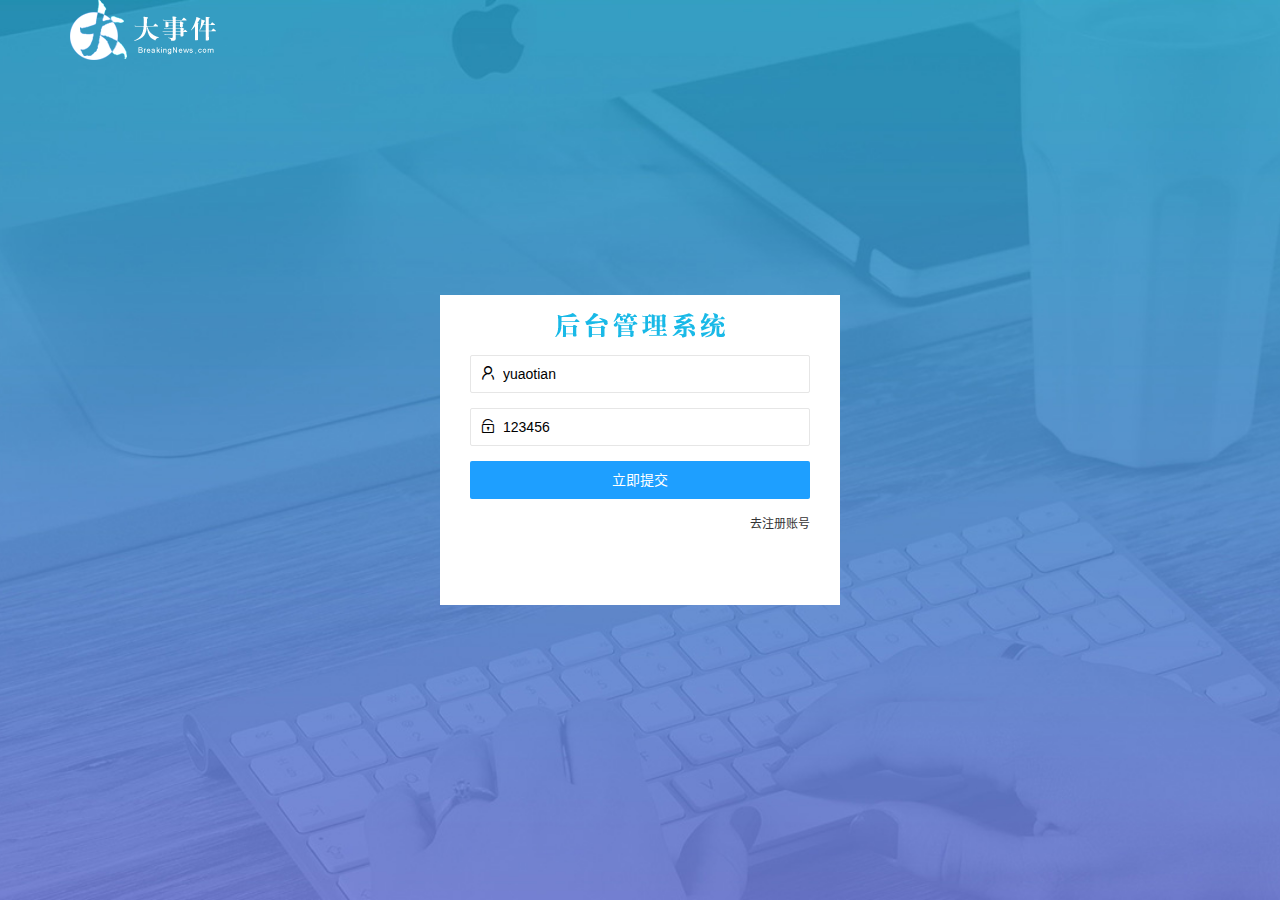
<file: login.html>
<!DOCTYPE html>
<html lang="zh-CN">

<head>
    <meta charset="UTF-8">
    <meta name="viewport" content="width=device-width, initial-scale=1.0">
    <title>Document</title>
    <link rel="stylesheet" href="/assets/lib/layui/css/layui.css">
    <link rel="stylesheet" href="/assets/css/login.css">
</head>

<body>
    <div class="layui-main">
        <img src="/assets/images/logo.png" alt="">
    </div>
    <div class="loginAnd">
        <div class="titlebox"></div>

        <div class="login-box">
            <form class="layui-form" action="" id="form_login">
                <div class="layui-form-item">
                    <i class="layui-icon layui-icon-username"></i>
                    <input value="yuaotian" type="text" name="username" required lay-verify="required" placeholder="请输入用户名"
                        autocomplete="off" class="layui-input">
                </div>
                <div class="layui-form-item">
                    <i class="layui-icon layui-icon-password"></i>
                    <input value='123456' type="text" name="password" required lay-verify="required|pwd" placeholder="请输入密码"
                        autocomplete="off" class="layui-input">
                </div>
                <div class="layui-form-item">
                    <button class="layui-btn layui-btn-fluid layui-btn-normal" lay-submit>立即提交</button>
                </div>
                <div class="layui-form-item links">
                    <a href="javascript:;" id="link_reg">去注册账号</a>
                </div>
            </form>
        </div>
        <div class="reg-box" style="display: none;">
            <form class="layui-form" action="" id="form_reg">
                <div class="layui-form-item">
                    <i class="layui-icon layui-icon-username"></i>
                    <input type="text" name="username" required lay-verify="required" placeholder="请输入用户名"
                        autocomplete="off" class="layui-input">
                </div>
                <div class="layui-form-item">
                    <i class="layui-icon layui-icon-password"></i>
                    <input type="text" name="password" required lay-verify="required|pwd" placeholder="请输入密码"
                        autocomplete="off" class="layui-input">
                </div>
                <div class="layui-form-item">
                    <i class="layui-icon layui-icon-password"></i>
                    <input type="text" name="repassword" required lay-verify="required|pwd|repwd" placeholder="再次确认密码"
                        autocomplete="off" class="layui-input">
                </div>
                <div class="layui-form-item">
                    <button class="layui-btn layui-btn-fluid layui-btn-normal" lay-submit>注册</button>
                </div>
                <div class="layui-form-item links">
                    <a href="javascript:;" id="link_login">去登录</a>
                </div>
            </form>

        </div>
    </div>

    <script src="/assets/lib/layui/layui.all.js"></script>
    <script src="/assets/lib/jquery.js"></script>
    <script src="/assets/js/baseURL.js"></script>
    <script src="/assets/js/login.js"></script>
</body>

</html>
</file>
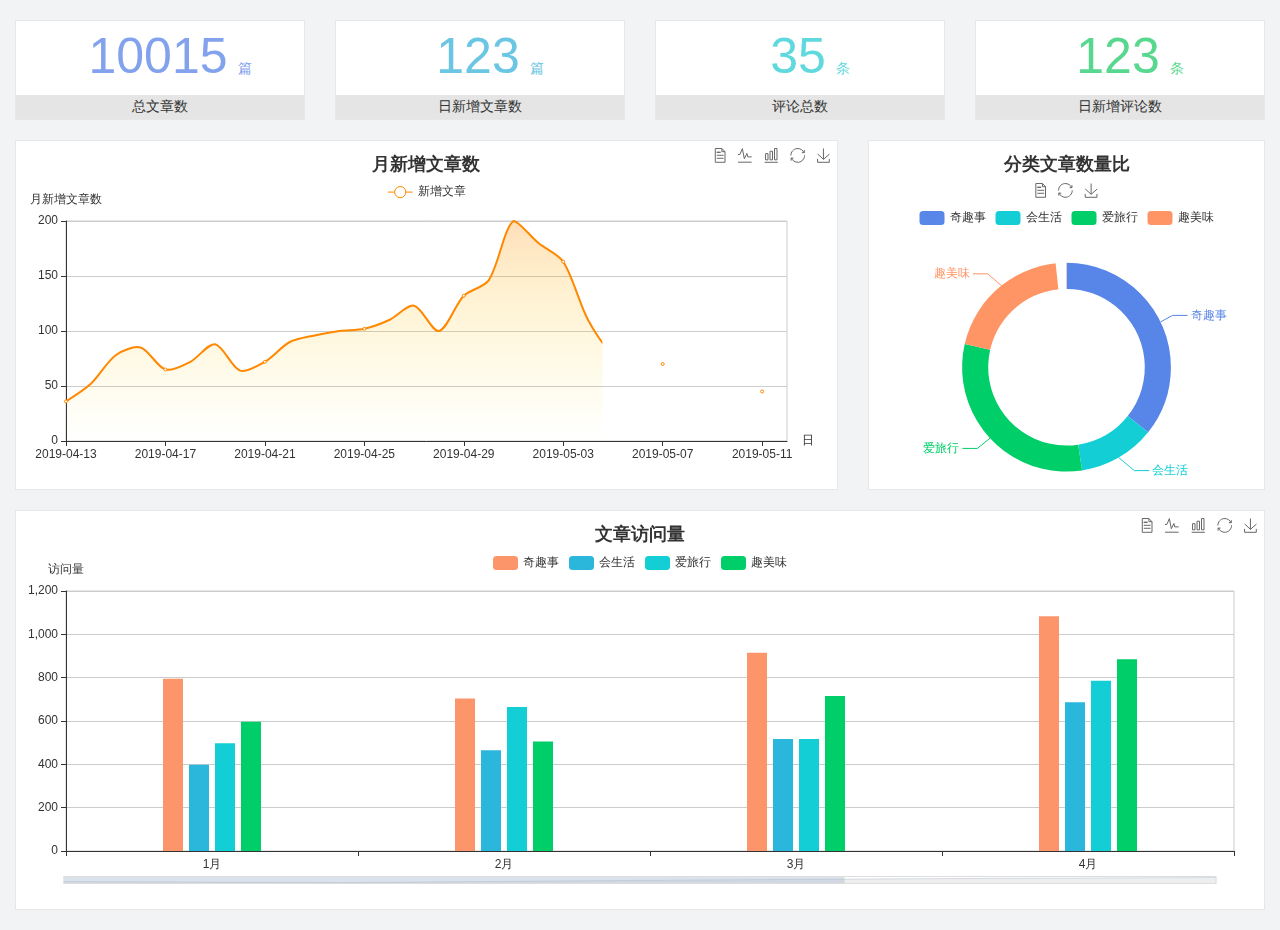
<file: home/dashboard.html>
<!DOCTYPE html>
<html lang="en">

<head>
  <meta charset="UTF-8">
  <meta name="viewport" content="width=device-width, initial-scale=1.0">
  <meta http-equiv="X-UA-Compatible" content="ie=edge">
  <title>图表统计</title>
  <link rel="stylesheet" href="../assets/lib/bootstrap.css" />
  <link rel="stylesheet" href="../assets/lib/main.css" />
  <script src="../assets/lib/jquery.js"></script>
  <script type="text/javascript" src="../assets/lib/echarts.min.js"></script>
</head>

<body>
  <div class="container-fluid">
    <div class="row spannel_list">
      <div class="col-sm-3 col-xs-6">
        <div class="spannel">
          <em>10015</em><span>篇</span>
          <b>总文章数</b>
        </div>
      </div>
      <div class="col-sm-3 col-xs-6">
        <div class="spannel scolor01">
          <em>123</em><span>篇</span>
          <b>日新增文章数</b>
        </div>
      </div>
      <div class="col-sm-3 col-xs-6">
        <div class="spannel scolor02">
          <em>35</em><span>条</span>
          <b>评论总数</b>
        </div>
      </div>
      <div class="col-sm-3 col-xs-6">
        <div class="spannel scolor03">
          <em>123</em><span>条</span>
          <b>日新增评论数</b>
        </div>
      </div>
    </div>
  </div>

  <div class="container-fluid">
    <div class="row curve-pie">
      <div class="col-lg-8 col-md-8">
        <div class="gragh_pannel" id="curve_show"></div>
      </div>
      <div class="col-lg-4 col-md-4">
        <div class="gragh_pannel" id="pie_show"></div>
      </div>
    </div>
  </div>

  <div class="container-fluid">
    <div class="column_pannel" id="column_show"></div>
  </div>

  <script>
    var oChart = echarts.init(document.getElementById('curve_show'));
    var aList_all = [
      { 'count': 36, 'date': '2019-04-13' },
      { 'count': 52, 'date': '2019-04-14' },
      { 'count': 78, 'date': '2019-04-15' },
      { 'count': 85, 'date': '2019-04-16' },
      { 'count': 65, 'date': '2019-04-17' },
      { 'count': 72, 'date': '2019-04-18' },
      { 'count': 88, 'date': '2019-04-19' },
      { 'count': 64, 'date': '2019-04-20' },
      { 'count': 72, 'date': '2019-04-21' },
      { 'count': 90, 'date': '2019-04-22' },
      { 'count': 96, 'date': '2019-04-23' },
      { 'count': 100, 'date': '2019-04-24' },
      { 'count': 102, 'date': '2019-04-25' },
      { 'count': 110, 'date': '2019-04-26' },
      { 'count': 123, 'date': '2019-04-27' },
      { 'count': 100, 'date': '2019-04-28' },
      { 'count': 132, 'date': '2019-04-29' },
      { 'count': 146, 'date': '2019-04-30' },
      { 'count': 200, 'date': '2019-05-01' },
      { 'count': 180, 'date': '2019-05-02' },
      { 'count': 163, 'date': '2019-05-03' },
      { 'count': 110, 'date': '2019-05-04' },
      { 'count': 80, 'date': '2019-05-05' },
      { 'count': 82, 'date': '2019-05-06' },
      { 'count': 70, 'date': '2019-05-07' },
      { 'count': 65, 'date': '2019-05-08' },
      { 'count': 54, 'date': '2019-05-09' },
      { 'count': 40, 'date': '2019-05-10' },
      { 'count': 45, 'date': '2019-05-11' },
      { 'count': 38, 'date': '2019-05-12' },
    ];

    let aCount = [];
    let aDate = [];

    for (var i = 0; i < aList_all.length; i++) {
      aCount.push(aList_all[i].count);
      aDate.push(aList_all[i].date);
    }

    var chartopt = {
      title: {
        text: '月新增文章数',
        left: 'center',
        top: '10'
      },
      tooltip: {
        trigger: 'axis'
      },
      legend: {
        data: ['新增文章'],
        top: '40'
      },
      toolbox: {
        show: true,
        feature: {
          mark: { show: true },
          dataView: { show: true, readOnly: false },
          magicType: { show: true, type: ['line', 'bar'] },
          restore: { show: true },
          saveAsImage: { show: true }
        }
      },
      calculable: true,
      xAxis: [
        {
          name: '日',
          type: 'category',
          boundaryGap: false,
          data: aDate
        }
      ],
      yAxis: [
        {
          name: '月新增文章数',
          type: 'value'
        }
      ],
      series: [
        {
          name: '新增文章',
          type: 'line',
          smooth: true,
          itemStyle: { normal: { areaStyle: { type: 'default' }, color: '#f80' }, lineStyle: { color: '#f80' } },
          data: aCount
        }],
      areaStyle: {
        normal: {
          color: new echarts.graphic.LinearGradient(0, 0, 0, 1, [{
            offset: 0,
            color: 'rgba(255,136,0,0.39)'
          }, {
            offset: .34,
            color: 'rgba(255,180,0,0.25)'
          }, {
            offset: 1,
            color: 'rgba(255,222,0,0.00)'
          }])

        }
      },
      grid: {
        show: true,
        x: 50,
        x2: 50,
        y: 80,
        height: 220
      }
    };

    oChart.setOption(chartopt);


    var oPie = echarts.init(document.getElementById('pie_show'));
    var oPieopt =
    {
      title: {
        top: 10,
        text: '分类文章数量比',
        x: 'center'
      },
      tooltip: {
        trigger: 'item',
        formatter: "{a} <br/>{b} : {c} ({d}%)"
      },
      color: ['#5885e8', '#13cfd5', '#00ce68', '#ff9565'],
      legend: {
        x: 'center',
        top: 65,
        data: ['奇趣事', '会生活', '爱旅行', '趣美味']
      },
      toolbox: {
        show: true,
        x: 'center',
        top: 35,
        feature: {
          mark: { show: true },
          dataView: { show: true, readOnly: false },
          magicType: {
            show: true,
            type: ['pie', 'funnel'],
            option: {
              funnel: {
                x: '25%',
                width: '50%',
                funnelAlign: 'left',
                max: 1548
              }
            }
          },
          restore: { show: true },
          saveAsImage: { show: true }
        }
      },
      calculable: true,
      series: [
        {
          name: '访问来源',
          type: 'pie',
          radius: ['45%', '60%'],
          center: ['50%', '65%'],
          data: [
            { value: 300, name: '奇趣事' },
            { value: 100, name: '会生活' },
            { value: 260, name: '爱旅行' },
            { value: 180, name: '趣美味' }
          ]
        }
      ]
    };
    oPie.setOption(oPieopt);



    var oColumn = this.echarts.init(document.getElementById('column_show'));
    var oColumnopt =
    {
      title: {
        text: '文章访问量',
        left: 'center',
        top: '10'
      },
      tooltip: {
        trigger: 'axis'
      },
      legend: {
        data: ['奇趣事', '会生活', '爱旅行', '趣美味'],
        top: '40'
      },
      toolbox: {
        show: true,
        feature: {
          mark: { show: true },
          dataView: { show: true, readOnly: false },
          magicType: { show: true, type: ['line', 'bar'] },
          restore: { show: true },
          saveAsImage: { show: true }
        }
      },
      calculable: true,
      xAxis: [
        {
          type: 'category',
          data: ['1月', '2月', '3月', '4月', '5月']
        }
      ],
      yAxis: [
        {
          name: '访问量',
          type: 'value'
        }
      ],
      series: [
        {
          name: '奇趣事',
          type: 'bar',
          barWidth: 20,
          itemStyle: {
            normal: { areaStyle: { type: 'default' }, color: '#fd956a' }
          },
          data: [800, 708, 920, 1090, 1200]
        },
        {
          name: '会生活',
          type: 'bar',
          barWidth: 20,
          itemStyle: {
            normal: { areaStyle: { type: 'default' }, color: '#2bb6db' }
          },
          data: [400, 468, 520, 690, 800]
        },
        {
          name: '爱旅行',
          type: 'bar',
          barWidth: 20,
          itemStyle: {
            normal: { areaStyle: { type: 'default' }, color: '#13cfd5' }
          },
          data: [500, 668, 520, 790, 900]
        },
        {
          name: '趣美味',
          type: 'bar',
          barWidth: 20,
          itemStyle: {
            normal: { areaStyle: { type: 'default' }, color: '#00ce68' }
          },
          data: [600, 508, 720, 890, 1000]
        }
      ],
      grid: {
        show: true,
        x: 50,
        x2: 30,
        y: 80,
        height: 260
      },
      dataZoom: [//给x轴设置滚动条
        {
          start: 0,//默认为0
          end: 100 - 1000 / 31,//默认为100
          type: 'slider',
          show: true,
          xAxisIndex: [0],
          handleSize: 0,//滑动条的 左右2个滑动条的大小
          height: 8,//组件高度
          left: 45, //左边的距离
          right: 50,//右边的距离
          bottom: 26,//右边的距离
          handleColor: '#ddd',//h滑动图标的颜色
          handleStyle: {
            borderColor: "#cacaca",
            borderWidth: "1",
            shadowBlur: 2,
            background: "#ddd",
            shadowColor: "#ddd",
          }
        }]
    };
    oColumn.setOption(oColumnopt);
  </script>
</body>

</html>
</file>
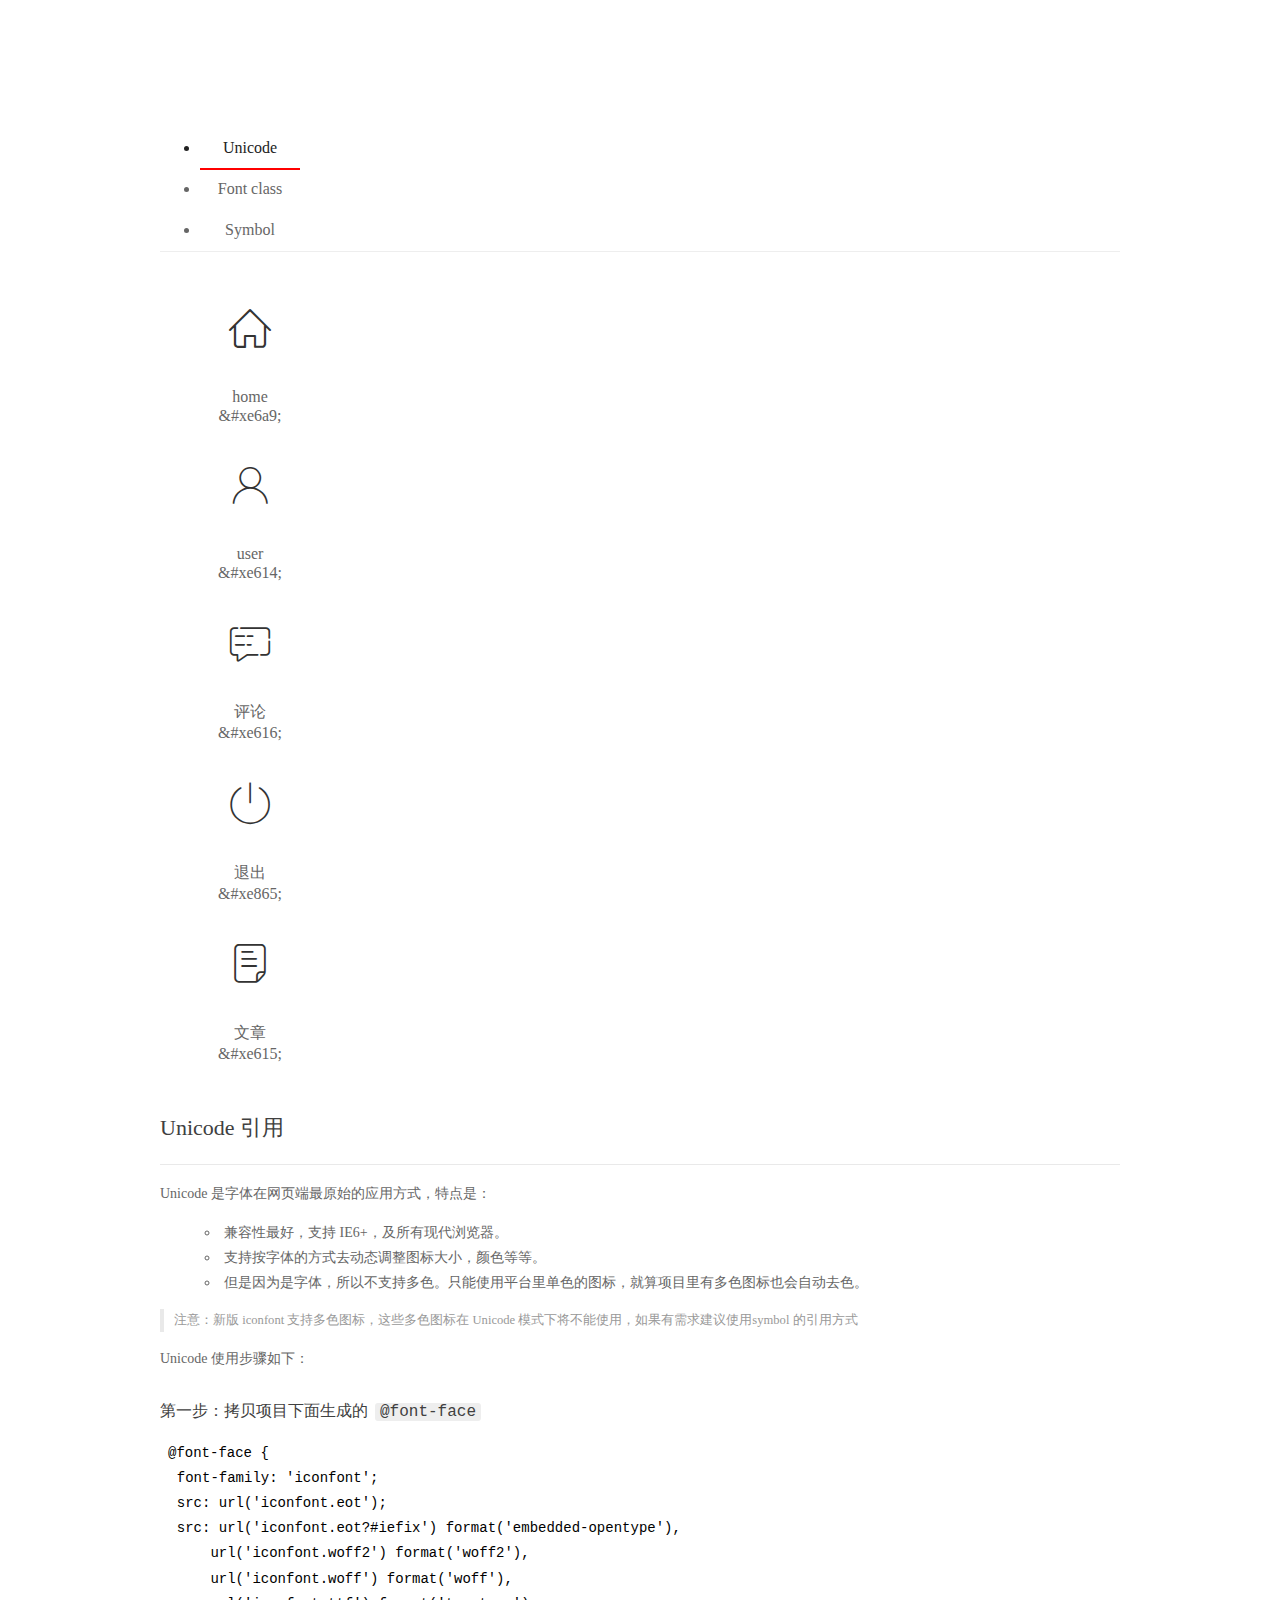
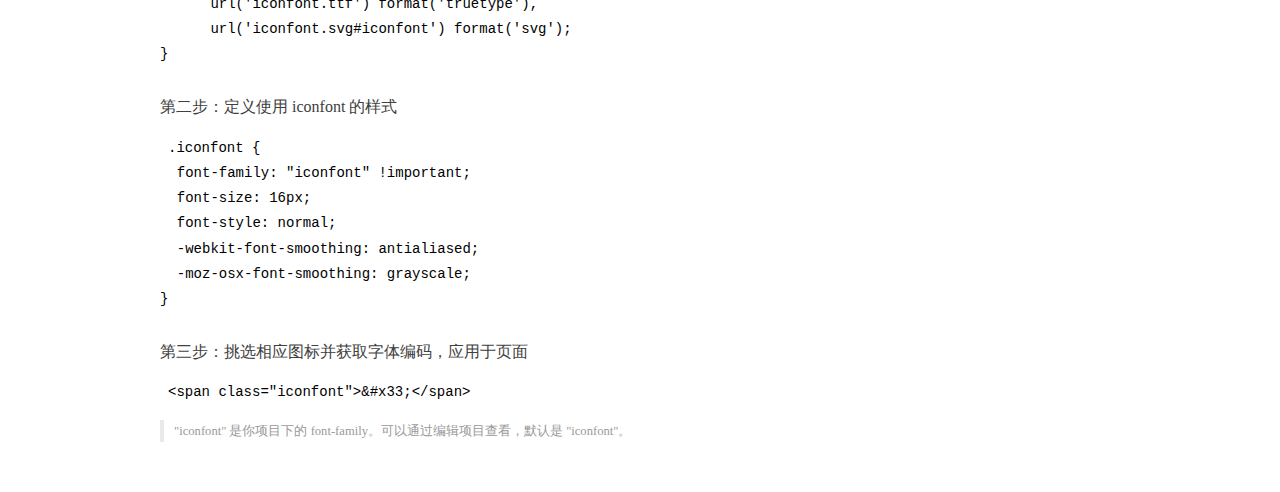
<file: assets/fonts/demo_index.html>
<!DOCTYPE html>
<html>
<head>
  <meta charset="utf-8"/>
  <title>IconFont Demo</title>
  <link rel="shortcut icon" href="https://gtms04.alicdn.com/tps/i4/TB1_oz6GVXXXXaFXpXXJDFnIXXX-64-64.ico" type="image/x-icon"/>
  <link rel="stylesheet" href="https://g.alicdn.com/thx/cube/1.3.2/cube.min.css">
  <link rel="stylesheet" href="demo.css">
  <link rel="stylesheet" href="iconfont.css">
  <script src="iconfont.js"></script>
  <!-- jQuery -->
  <script src="https://a1.alicdn.com/oss/uploads/2018/12/26/7bfddb60-08e8-11e9-9b04-53e73bb6408b.js"></script>
  <!-- 代码高亮 -->
  <script src="https://a1.alicdn.com/oss/uploads/2018/12/26/a3f714d0-08e6-11e9-8a15-ebf944d7534c.js"></script>
</head>
<body>
  <div class="main">
    <h1 class="logo"><a href="https://www.iconfont.cn/" title="iconfont 首页" target="_blank">&#xe86b;</a></h1>
    <div class="nav-tabs">
      <ul id="tabs" class="dib-box">
        <li class="dib active"><span>Unicode</span></li>
        <li class="dib"><span>Font class</span></li>
        <li class="dib"><span>Symbol</span></li>
      </ul>
      
    </div>
    <div class="tab-container">
      <div class="content unicode" style="display: block;">
          <ul class="icon_lists dib-box">
          
            <li class="dib">
              <span class="icon iconfont">&#xe6a9;</span>
                <div class="name">home</div>
                <div class="code-name">&amp;#xe6a9;</div>
              </li>
          
            <li class="dib">
              <span class="icon iconfont">&#xe614;</span>
                <div class="name">user</div>
                <div class="code-name">&amp;#xe614;</div>
              </li>
          
            <li class="dib">
              <span class="icon iconfont">&#xe616;</span>
                <div class="name">评论</div>
                <div class="code-name">&amp;#xe616;</div>
              </li>
          
            <li class="dib">
              <span class="icon iconfont">&#xe865;</span>
                <div class="name">退出</div>
                <div class="code-name">&amp;#xe865;</div>
              </li>
          
            <li class="dib">
              <span class="icon iconfont">&#xe615;</span>
                <div class="name">文章</div>
                <div class="code-name">&amp;#xe615;</div>
              </li>
          
          </ul>
          <div class="article markdown">
          <h2 id="unicode-">Unicode 引用</h2>
          <hr>

          <p>Unicode 是字体在网页端最原始的应用方式，特点是：</p>
          <ul>
            <li>兼容性最好，支持 IE6+，及所有现代浏览器。</li>
            <li>支持按字体的方式去动态调整图标大小，颜色等等。</li>
            <li>但是因为是字体，所以不支持多色。只能使用平台里单色的图标，就算项目里有多色图标也会自动去色。</li>
          </ul>
          <blockquote>
            <p>注意：新版 iconfont 支持多色图标，这些多色图标在 Unicode 模式下将不能使用，如果有需求建议使用symbol 的引用方式</p>
          </blockquote>
          <p>Unicode 使用步骤如下：</p>
          <h3 id="-font-face">第一步：拷贝项目下面生成的 <code>@font-face</code></h3>
<pre><code class="language-css"
>@font-face {
  font-family: 'iconfont';
  src: url('iconfont.eot');
  src: url('iconfont.eot?#iefix') format('embedded-opentype'),
      url('iconfont.woff2') format('woff2'),
      url('iconfont.woff') format('woff'),
      url('iconfont.ttf') format('truetype'),
      url('iconfont.svg#iconfont') format('svg');
}
</code></pre>
          <h3 id="-iconfont-">第二步：定义使用 iconfont 的样式</h3>
<pre><code class="language-css"
>.iconfont {
  font-family: "iconfont" !important;
  font-size: 16px;
  font-style: normal;
  -webkit-font-smoothing: antialiased;
  -moz-osx-font-smoothing: grayscale;
}
</code></pre>
          <h3 id="-">第三步：挑选相应图标并获取字体编码，应用于页面</h3>
<pre>
<code class="language-html"
>&lt;span class="iconfont"&gt;&amp;#x33;&lt;/span&gt;
</code></pre>
          <blockquote>
            <p>"iconfont" 是你项目下的 font-family。可以通过编辑项目查看，默认是 "iconfont"。</p>
          </blockquote>
          </div>
      </div>
      <div class="content font-class">
        <ul class="icon_lists dib-box">
          
          <li class="dib">
            <span class="icon iconfont icon-home"></span>
            <div class="name">
              home
            </div>
            <div class="code-name">.icon-home
            </div>
          </li>
          
          <li class="dib">
            <span class="icon iconfont icon-user"></span>
            <div class="name">
              user
            </div>
            <div class="code-name">.icon-user
            </div>
          </li>
          
          <li class="dib">
            <span class="icon iconfont icon-pinglun"></span>
            <div class="name">
              评论
            </div>
            <div class="code-name">.icon-pinglun
            </div>
          </li>
          
          <li class="dib">
            <span class="icon iconfont icon-tuichu"></span>
            <div class="name">
              退出
            </div>
            <div class="code-name">.icon-tuichu
            </div>
          </li>
          
          <li class="dib">
            <span class="icon iconfont icon-16"></span>
            <div class="name">
              文章
            </div>
            <div class="code-name">.icon-16
            </div>
          </li>
          
        </ul>
        <div class="article markdown">
        <h2 id="font-class-">font-class 引用</h2>
        <hr>

        <p>font-class 是 Unicode 使用方式的一种变种，主要是解决 Unicode 书写不直观，语意不明确的问题。</p>
        <p>与 Unicode 使用方式相比，具有如下特点：</p>
        <ul>
          <li>兼容性良好，支持 IE8+，及所有现代浏览器。</li>
          <li>相比于 Unicode 语意明确，书写更直观。可以很容易分辨这个 icon 是什么。</li>
          <li>因为使用 class 来定义图标，所以当要替换图标时，只需要修改 class 里面的 Unicode 引用。</li>
          <li>不过因为本质上还是使用的字体，所以多色图标还是不支持的。</li>
        </ul>
        <p>使用步骤如下：</p>
        <h3 id="-fontclass-">第一步：引入项目下面生成的 fontclass 代码：</h3>
<pre><code class="language-html">&lt;link rel="stylesheet" href="./iconfont.css"&gt;
</code></pre>
        <h3 id="-">第二步：挑选相应图标并获取类名，应用于页面：</h3>
<pre><code class="language-html">&lt;span class="iconfont icon-xxx"&gt;&lt;/span&gt;
</code></pre>
        <blockquote>
          <p>"
            iconfont" 是你项目下的 font-family。可以通过编辑项目查看，默认是 "iconfont"。</p>
        </blockquote>
      </div>
      </div>
      <div class="content symbol">
          <ul class="icon_lists dib-box">
          
            <li class="dib">
                <svg class="icon svg-icon" aria-hidden="true">
                  <use xlink:href="#icon-home"></use>
                </svg>
                <div class="name">home</div>
                <div class="code-name">#icon-home</div>
            </li>
          
            <li class="dib">
                <svg class="icon svg-icon" aria-hidden="true">
                  <use xlink:href="#icon-user"></use>
                </svg>
                <div class="name">user</div>
                <div class="code-name">#icon-user</div>
            </li>
          
            <li class="dib">
                <svg class="icon svg-icon" aria-hidden="true">
                  <use xlink:href="#icon-pinglun"></use>
                </svg>
                <div class="name">评论</div>
                <div class="code-name">#icon-pinglun</div>
            </li>
          
            <li class="dib">
                <svg class="icon svg-icon" aria-hidden="true">
                  <use xlink:href="#icon-tuichu"></use>
                </svg>
                <div class="name">退出</div>
                <div class="code-name">#icon-tuichu</div>
            </li>
          
            <li class="dib">
                <svg class="icon svg-icon" aria-hidden="true">
                  <use xlink:href="#icon-16"></use>
                </svg>
                <div class="name">文章</div>
                <div class="code-name">#icon-16</div>
            </li>
          
          </ul>
          <div class="article markdown">
          <h2 id="symbol-">Symbol 引用</h2>
          <hr>

          <p>这是一种全新的使用方式，应该说这才是未来的主流，也是平台目前推荐的用法。相关介绍可以参考这篇<a href="">文章</a>
            这种用法其实是做了一个 SVG 的集合，与另外两种相比具有如下特点：</p>
          <ul>
            <li>支持多色图标了，不再受单色限制。</li>
            <li>通过一些技巧，支持像字体那样，通过 <code>font-size</code>, <code>color</code> 来调整样式。</li>
            <li>兼容性较差，支持 IE9+，及现代浏览器。</li>
            <li>浏览器渲染 SVG 的性能一般，还不如 png。</li>
          </ul>
          <p>使用步骤如下：</p>
          <h3 id="-symbol-">第一步：引入项目下面生成的 symbol 代码：</h3>
<pre><code class="language-html">&lt;script src="./iconfont.js"&gt;&lt;/script&gt;
</code></pre>
          <h3 id="-css-">第二步：加入通用 CSS 代码（引入一次就行）：</h3>
<pre><code class="language-html">&lt;style&gt;
.icon {
  width: 1em;
  height: 1em;
  vertical-align: -0.15em;
  fill: currentColor;
  overflow: hidden;
}
&lt;/style&gt;
</code></pre>
          <h3 id="-">第三步：挑选相应图标并获取类名，应用于页面：</h3>
<pre><code class="language-html">&lt;svg class="icon" aria-hidden="true"&gt;
  &lt;use xlink:href="#icon-xxx"&gt;&lt;/use&gt;
&lt;/svg&gt;
</code></pre>
          </div>
      </div>

    </div>
  </div>
  <script>
  $(document).ready(function () {
      $('.tab-container .content:first').show()

      $('#tabs li').click(function (e) {
        var tabContent = $('.tab-container .content')
        var index = $(this).index()

        if ($(this).hasClass('active')) {
          return
        } else {
          $('#tabs li').removeClass('active')
          $(this).addClass('active')

          tabContent.hide().eq(index).fadeIn()
        }
      })
    })
  </script>
</body>
</html>
</file>
<file: assets/lib/layui/css/layui.css>
/** layui-v2.5.5 MIT License By https://www.layui.com */
 .layui-inline,img{display:inline-block;vertical-align:middle}h1,h2,h3,h4,h5,h6{font-weight:400}.layui-edge,.layui-header,.layui-inline,.layui-main{position:relative}.layui-body,.layui-edge,.layui-elip{overflow:hidden}.layui-btn,.layui-edge,.layui-inline,img{vertical-align:middle}.layui-btn,.layui-disabled,.layui-icon,.layui-unselect{-moz-user-select:none;-webkit-user-select:none;-ms-user-select:none}.layui-elip,.layui-form-checkbox span,.layui-form-pane .layui-form-label{text-overflow:ellipsis;white-space:nowrap}.layui-breadcrumb,.layui-tree-btnGroup{visibility:hidden}blockquote,body,button,dd,div,dl,dt,form,h1,h2,h3,h4,h5,h6,input,li,ol,p,pre,td,textarea,th,ul{margin:0;padding:0;-webkit-tap-highlight-color:rgba(0,0,0,0)}a:active,a:hover{outline:0}img{border:none}li{list-style:none}table{border-collapse:collapse;border-spacing:0}h4,h5,h6{font-size:100%}button,input,optgroup,option,select,textarea{font-family:inherit;font-size:inherit;font-style:inherit;font-weight:inherit;outline:0}pre{white-space:pre-wrap;white-space:-moz-pre-wrap;white-space:-pre-wrap;white-space:-o-pre-wrap;word-wrap:break-word}body{line-height:24px;font:14px Helvetica Neue,Helvetica,PingFang SC,Tahoma,Arial,sans-serif}hr{height:1px;margin:10px 0;border:0;clear:both}a{color:#333;text-decoration:none}a:hover{color:#777}a cite{font-style:normal;*cursor:pointer}.layui-border-box,.layui-border-box *{box-sizing:border-box}.layui-box,.layui-box *{box-sizing:content-box}.layui-clear{clear:both;*zoom:1}.layui-clear:after{content:'\20';clear:both;*zoom:1;display:block;height:0}.layui-inline{*display:inline;*zoom:1}.layui-edge{display:inline-block;width:0;height:0;border-width:6px;border-style:dashed;border-color:transparent}.layui-edge-top{top:-4px;border-bottom-color:#999;border-bottom-style:solid}.layui-edge-right{border-left-color:#999;border-left-style:solid}.layui-edge-bottom{top:2px;border-top-color:#999;border-top-style:solid}.layui-edge-left{border-right-color:#999;border-right-style:solid}.layui-disabled,.layui-disabled:hover{color:#d2d2d2!important;cursor:not-allowed!important}.layui-circle{border-radius:100%}.layui-show{display:block!important}.layui-hide{display:none!important}@font-face{font-family:layui-icon;src:url(../font/iconfont.eot?v=250);src:url(../font/iconfont.eot?v=250#iefix) format('embedded-opentype'),url(../font/iconfont.woff2?v=250) format('woff2'),url(../font/iconfont.woff?v=250) format('woff'),url(../font/iconfont.ttf?v=250) format('truetype'),url(../font/iconfont.svg?v=250#layui-icon) format('svg')}.layui-icon{font-family:layui-icon!important;font-size:16px;font-style:normal;-webkit-font-smoothing:antialiased;-moz-osx-font-smoothing:grayscale}.layui-icon-reply-fill:before{content:"\e611"}.layui-icon-set-fill:before{content:"\e614"}.layui-icon-menu-fill:before{content:"\e60f"}.layui-icon-search:before{content:"\e615"}.layui-icon-share:before{content:"\e641"}.layui-icon-set-sm:before{content:"\e620"}.layui-icon-engine:before{content:"\e628"}.layui-icon-close:before{content:"\1006"}.layui-icon-close-fill:before{content:"\1007"}.layui-icon-chart-screen:before{content:"\e629"}.layui-icon-star:before{content:"\e600"}.layui-icon-circle-dot:before{content:"\e617"}.layui-icon-chat:before{content:"\e606"}.layui-icon-release:before{content:"\e609"}.layui-icon-list:before{content:"\e60a"}.layui-icon-chart:before{content:"\e62c"}.layui-icon-ok-circle:before{content:"\1005"}.layui-icon-layim-theme:before{content:"\e61b"}.layui-icon-table:before{content:"\e62d"}.layui-icon-right:before{content:"\e602"}.layui-icon-left:before{content:"\e603"}.layui-icon-cart-simple:before{content:"\e698"}.layui-icon-face-cry:before{content:"\e69c"}.layui-icon-face-smile:before{content:"\e6af"}.layui-icon-survey:before{content:"\e6b2"}.layui-icon-tree:before{content:"\e62e"}.layui-icon-upload-circle:before{content:"\e62f"}.layui-icon-add-circle:before{content:"\e61f"}.layui-icon-download-circle:before{content:"\e601"}.layui-icon-templeate-1:before{content:"\e630"}.layui-icon-util:before{content:"\e631"}.layui-icon-face-surprised:before{content:"\e664"}.layui-icon-edit:before{content:"\e642"}.layui-icon-speaker:before{content:"\e645"}.layui-icon-down:before{content:"\e61a"}.layui-icon-file:before{content:"\e621"}.layui-icon-layouts:before{content:"\e632"}.layui-icon-rate-half:before{content:"\e6c9"}.layui-icon-add-circle-fine:before{content:"\e608"}.layui-icon-prev-circle:before{content:"\e633"}.layui-icon-read:before{content:"\e705"}.layui-icon-404:before{content:"\e61c"}.layui-icon-carousel:before{content:"\e634"}.layui-icon-help:before{content:"\e607"}.layui-icon-code-circle:before{content:"\e635"}.layui-icon-water:before{content:"\e636"}.layui-icon-username:before{content:"\e66f"}.layui-icon-find-fill:before{content:"\e670"}.layui-icon-about:before{content:"\e60b"}.layui-icon-location:before{content:"\e715"}.layui-icon-up:before{content:"\e619"}.layui-icon-pause:before{content:"\e651"}.layui-icon-date:before{content:"\e637"}.layui-icon-layim-uploadfile:before{content:"\e61d"}.layui-icon-delete:before{content:"\e640"}.layui-icon-play:before{content:"\e652"}.layui-icon-top:before{content:"\e604"}.layui-icon-friends:before{content:"\e612"}.layui-icon-refresh-3:before{content:"\e9aa"}.layui-icon-ok:before{content:"\e605"}.layui-icon-layer:before{content:"\e638"}.layui-icon-face-smile-fine:before{content:"\e60c"}.layui-icon-dollar:before{content:"\e659"}.layui-icon-group:before{content:"\e613"}.layui-icon-layim-download:before{content:"\e61e"}.layui-icon-picture-fine:before{content:"\e60d"}.layui-icon-link:before{content:"\e64c"}.layui-icon-diamond:before{content:"\e735"}.layui-icon-log:before{content:"\e60e"}.layui-icon-rate-solid:before{content:"\e67a"}.layui-icon-fonts-del:before{content:"\e64f"}.layui-icon-unlink:before{content:"\e64d"}.layui-icon-fonts-clear:before{content:"\e639"}.layui-icon-triangle-r:before{content:"\e623"}.layui-icon-circle:before{content:"\e63f"}.layui-icon-radio:before{content:"\e643"}.layui-icon-align-center:before{content:"\e647"}.layui-icon-align-right:before{content:"\e648"}.layui-icon-align-left:before{content:"\e649"}.layui-icon-loading-1:before{content:"\e63e"}.layui-icon-return:before{content:"\e65c"}.layui-icon-fonts-strong:before{content:"\e62b"}.layui-icon-upload:before{content:"\e67c"}.layui-icon-dialogue:before{content:"\e63a"}.layui-icon-video:before{content:"\e6ed"}.layui-icon-headset:before{content:"\e6fc"}.layui-icon-cellphone-fine:before{content:"\e63b"}.layui-icon-add-1:before{content:"\e654"}.layui-icon-face-smile-b:before{content:"\e650"}.layui-icon-fonts-html:before{content:"\e64b"}.layui-icon-form:before{content:"\e63c"}.layui-icon-cart:before{content:"\e657"}.layui-icon-camera-fill:before{content:"\e65d"}.layui-icon-tabs:before{content:"\e62a"}.layui-icon-fonts-code:before{content:"\e64e"}.layui-icon-fire:before{content:"\e756"}.layui-icon-set:before{content:"\e716"}.layui-icon-fonts-u:before{content:"\e646"}.layui-icon-triangle-d:before{content:"\e625"}.layui-icon-tips:before{content:"\e702"}.layui-icon-picture:before{content:"\e64a"}.layui-icon-more-vertical:before{content:"\e671"}.layui-icon-flag:before{content:"\e66c"}.layui-icon-loading:before{content:"\e63d"}.layui-icon-fonts-i:before{content:"\e644"}.layui-icon-refresh-1:before{content:"\e666"}.layui-icon-rmb:before{content:"\e65e"}.layui-icon-home:before{content:"\e68e"}.layui-icon-user:before{content:"\e770"}.layui-icon-notice:before{content:"\e667"}.layui-icon-login-weibo:before{content:"\e675"}.layui-icon-voice:before{content:"\e688"}.layui-icon-upload-drag:before{content:"\e681"}.layui-icon-login-qq:before{content:"\e676"}.layui-icon-snowflake:before{content:"\e6b1"}.layui-icon-file-b:before{content:"\e655"}.layui-icon-template:before{content:"\e663"}.layui-icon-auz:before{content:"\e672"}.layui-icon-console:before{content:"\e665"}.layui-icon-app:before{content:"\e653"}.layui-icon-prev:before{content:"\e65a"}.layui-icon-website:before{content:"\e7ae"}.layui-icon-next:before{content:"\e65b"}.layui-icon-component:before{content:"\e857"}.layui-icon-more:before{content:"\e65f"}.layui-icon-login-wechat:before{content:"\e677"}.layui-icon-shrink-right:before{content:"\e668"}.layui-icon-spread-left:before{content:"\e66b"}.layui-icon-camera:before{content:"\e660"}.layui-icon-note:before{content:"\e66e"}.layui-icon-refresh:before{content:"\e669"}.layui-icon-female:before{content:"\e661"}.layui-icon-male:before{content:"\e662"}.layui-icon-password:before{content:"\e673"}.layui-icon-senior:before{content:"\e674"}.layui-icon-theme:before{content:"\e66a"}.layui-icon-tread:before{content:"\e6c5"}.layui-icon-praise:before{content:"\e6c6"}.layui-icon-star-fill:before{content:"\e658"}.layui-icon-rate:before{content:"\e67b"}.layui-icon-template-1:before{content:"\e656"}.layui-icon-vercode:before{content:"\e679"}.layui-icon-cellphone:before{content:"\e678"}.layui-icon-screen-full:before{content:"\e622"}.layui-icon-screen-restore:before{content:"\e758"}.layui-icon-cols:before{content:"\e610"}.layui-icon-export:before{content:"\e67d"}.layui-icon-print:before{content:"\e66d"}.layui-icon-slider:before{content:"\e714"}.layui-icon-addition:before{content:"\e624"}.layui-icon-subtraction:before{content:"\e67e"}.layui-icon-service:before{content:"\e626"}.layui-icon-transfer:before{content:"\e691"}.layui-main{width:1140px;margin:0 auto}.layui-header{z-index:1000;height:60px}.layui-header a:hover{transition:all .5s;-webkit-transition:all .5s}.layui-side{position:fixed;left:0;top:0;bottom:0;z-index:999;width:200px;overflow-x:hidden}.layui-side-scroll{position:relative;width:220px;height:100%;overflow-x:hidden}.layui-body{position:absolute;left:200px;right:0;top:0;bottom:0;z-index:998;width:auto;overflow-y:auto;box-sizing:border-box}.layui-layout-body{overflow:hidden}.layui-layout-admin .layui-header{background-color:#23262E}.layui-layout-admin .layui-side{top:60px;width:200px;overflow-x:hidden}.layui-layout-admin .layui-body{position:fixed;top:60px;bottom:44px}.layui-layout-admin .layui-main{width:auto;margin:0 15px}.layui-layout-admin .layui-footer{position:fixed;left:200px;right:0;bottom:0;height:44px;line-height:44px;padding:0 15px;background-color:#eee}.layui-layout-admin .layui-logo{position:absolute;left:0;top:0;width:200px;height:100%;line-height:60px;text-align:center;color:#009688;font-size:16px}.layui-layout-admin .layui-header .layui-nav{background:0 0}.layui-layout-left{position:absolute!important;left:200px;top:0}.layui-layout-right{position:absolute!important;right:0;top:0}.layui-container{position:relative;margin:0 auto;padding:0 15px;box-sizing:border-box}.layui-fluid{position:relative;margin:0 auto;padding:0 15px}.layui-row:after,.layui-row:before{content:'';display:block;clear:both}.layui-col-lg1,.layui-col-lg10,.layui-col-lg11,.layui-col-lg12,.layui-col-lg2,.layui-col-lg3,.layui-col-lg4,.layui-col-lg5,.layui-col-lg6,.layui-col-lg7,.layui-col-lg8,.layui-col-lg9,.layui-col-md1,.layui-col-md10,.layui-col-md11,.layui-col-md12,.layui-col-md2,.layui-col-md3,.layui-col-md4,.layui-col-md5,.layui-col-md6,.layui-col-md7,.layui-col-md8,.layui-col-md9,.layui-col-sm1,.layui-col-sm10,.layui-col-sm11,.layui-col-sm12,.layui-col-sm2,.layui-col-sm3,.layui-col-sm4,.layui-col-sm5,.layui-col-sm6,.layui-col-sm7,.layui-col-sm8,.layui-col-sm9,.layui-col-xs1,.layui-col-xs10,.layui-col-xs11,.layui-col-xs12,.layui-col-xs2,.layui-col-xs3,.layui-col-xs4,.layui-col-xs5,.layui-col-xs6,.layui-col-xs7,.layui-col-xs8,.layui-col-xs9{position:relative;display:block;box-sizing:border-box}.layui-col-xs1,.layui-col-xs10,.layui-col-xs11,.layui-col-xs12,.layui-col-xs2,.layui-col-xs3,.layui-col-xs4,.layui-col-xs5,.layui-col-xs6,.layui-col-xs7,.layui-col-xs8,.layui-col-xs9{float:left}.layui-col-xs1{width:8.33333333%}.layui-col-xs2{width:16.66666667%}.layui-col-xs3{width:25%}.layui-col-xs4{width:33.33333333%}.layui-col-xs5{width:41.66666667%}.layui-col-xs6{width:50%}.layui-col-xs7{width:58.33333333%}.layui-col-xs8{width:66.66666667%}.layui-col-xs9{width:75%}.layui-col-xs10{width:83.33333333%}.layui-col-xs11{width:91.66666667%}.layui-col-xs12{width:100%}.layui-col-xs-offset1{margin-left:8.33333333%}.layui-col-xs-offset2{margin-left:16.66666667%}.layui-col-xs-offset3{margin-left:25%}.layui-col-xs-offset4{margin-left:33.33333333%}.layui-col-xs-offset5{margin-left:41.66666667%}.layui-col-xs-offset6{margin-left:50%}.layui-col-xs-offset7{margin-left:58.33333333%}.layui-col-xs-offset8{margin-left:66.66666667%}.layui-col-xs-offset9{margin-left:75%}.layui-col-xs-offset10{margin-left:83.33333333%}.layui-col-xs-offset11{margin-left:91.66666667%}.layui-col-xs-offset12{margin-left:100%}@media screen and (max-width:768px){.layui-hide-xs{display:none!important}.layui-show-xs-block{display:block!important}.layui-show-xs-inline{display:inline!important}.layui-show-xs-inline-block{display:inline-block!important}}@media screen and (min-width:768px){.layui-container{width:750px}.layui-hide-sm{display:none!important}.layui-show-sm-block{display:block!important}.layui-show-sm-inline{display:inline!important}.layui-show-sm-inline-block{display:inline-block!important}.layui-col-sm1,.layui-col-sm10,.layui-col-sm11,.layui-col-sm12,.layui-col-sm2,.layui-col-sm3,.layui-col-sm4,.layui-col-sm5,.layui-col-sm6,.layui-col-sm7,.layui-col-sm8,.layui-col-sm9{float:left}.layui-col-sm1{width:8.33333333%}.layui-col-sm2{width:16.66666667%}.layui-col-sm3{width:25%}.layui-col-sm4{width:33.33333333%}.layui-col-sm5{width:41.66666667%}.layui-col-sm6{width:50%}.layui-col-sm7{width:58.33333333%}.layui-col-sm8{width:66.66666667%}.layui-col-sm9{width:75%}.layui-col-sm10{width:83.33333333%}.layui-col-sm11{width:91.66666667%}.layui-col-sm12{width:100%}.layui-col-sm-offset1{margin-left:8.33333333%}.layui-col-sm-offset2{margin-left:16.66666667%}.layui-col-sm-offset3{margin-left:25%}.layui-col-sm-offset4{margin-left:33.33333333%}.layui-col-sm-offset5{margin-left:41.66666667%}.layui-col-sm-offset6{margin-left:50%}.layui-col-sm-offset7{margin-left:58.33333333%}.layui-col-sm-offset8{margin-left:66.66666667%}.layui-col-sm-offset9{margin-left:75%}.layui-col-sm-offset10{margin-left:83.33333333%}.layui-col-sm-offset11{margin-left:91.66666667%}.layui-col-sm-offset12{margin-left:100%}}@media screen and (min-width:992px){.layui-container{width:970px}.layui-hide-md{display:none!important}.layui-show-md-block{display:block!important}.layui-show-md-inline{display:inline!important}.layui-show-md-inline-block{display:inline-block!important}.layui-col-md1,.layui-col-md10,.layui-col-md11,.layui-col-md12,.layui-col-md2,.layui-col-md3,.layui-col-md4,.layui-col-md5,.layui-col-md6,.layui-col-md7,.layui-col-md8,.layui-col-md9{float:left}.layui-col-md1{width:8.33333333%}.layui-col-md2{width:16.66666667%}.layui-col-md3{width:25%}.layui-col-md4{width:33.33333333%}.layui-col-md5{width:41.66666667%}.layui-col-md6{width:50%}.layui-col-md7{width:58.33333333%}.layui-col-md8{width:66.66666667%}.layui-col-md9{width:75%}.layui-col-md10{width:83.33333333%}.layui-col-md11{width:91.66666667%}.layui-col-md12{width:100%}.layui-col-md-offset1{margin-left:8.33333333%}.layui-col-md-offset2{margin-left:16.66666667%}.layui-col-md-offset3{margin-left:25%}.layui-col-md-offset4{margin-left:33.33333333%}.layui-col-md-offset5{margin-left:41.66666667%}.layui-col-md-offset6{margin-left:50%}.layui-col-md-offset7{margin-left:58.33333333%}.layui-col-md-offset8{margin-left:66.66666667%}.layui-col-md-offset9{margin-left:75%}.layui-col-md-offset10{margin-left:83.33333333%}.layui-col-md-offset11{margin-left:91.66666667%}.layui-col-md-offset12{margin-left:100%}}@media screen and (min-width:1200px){.layui-container{width:1170px}.layui-hide-lg{display:none!important}.layui-show-lg-block{display:block!important}.layui-show-lg-inline{display:inline!important}.layui-show-lg-inline-block{display:inline-block!important}.layui-col-lg1,.layui-col-lg10,.layui-col-lg11,.layui-col-lg12,.layui-col-lg2,.layui-col-lg3,.layui-col-lg4,.layui-col-lg5,.layui-col-lg6,.layui-col-lg7,.layui-col-lg8,.layui-col-lg9{float:left}.layui-col-lg1{width:8.33333333%}.layui-col-lg2{width:16.66666667%}.layui-col-lg3{width:25%}.layui-col-lg4{width:33.33333333%}.layui-col-lg5{width:41.66666667%}.layui-col-lg6{width:50%}.layui-col-lg7{width:58.33333333%}.layui-col-lg8{width:66.66666667%}.layui-col-lg9{width:75%}.layui-col-lg10{width:83.33333333%}.layui-col-lg11{width:91.66666667%}.layui-col-lg12{width:100%}.layui-col-lg-offset1{margin-left:8.33333333%}.layui-col-lg-offset2{margin-left:16.66666667%}.layui-col-lg-offset3{margin-left:25%}.layui-col-lg-offset4{margin-left:33.33333333%}.layui-col-lg-offset5{margin-left:41.66666667%}.layui-col-lg-offset6{margin-left:50%}.layui-col-lg-offset7{margin-left:58.33333333%}.layui-col-lg-offset8{margin-left:66.66666667%}.layui-col-lg-offset9{margin-left:75%}.layui-col-lg-offset10{margin-left:83.33333333%}.layui-col-lg-offset11{margin-left:91.66666667%}.layui-col-lg-offset12{margin-left:100%}}.layui-col-space1{margin:-.5px}.layui-col-space1>*{padding:.5px}.layui-col-space3{margin:-1.5px}.layui-col-space3>*{padding:1.5px}.layui-col-space5{margin:-2.5px}.layui-col-space5>*{padding:2.5px}.layui-col-space8{margin:-3.5px}.layui-col-space8>*{padding:3.5px}.layui-col-space10{margin:-5px}.layui-col-space10>*{padding:5px}.layui-col-space12{margin:-6px}.layui-col-space12>*{padding:6px}.layui-col-space15{margin:-7.5px}.layui-col-space15>*{padding:7.5px}.layui-col-space18{margin:-9px}.layui-col-space18>*{padding:9px}.layui-col-space20{margin:-10px}.layui-col-space20>*{padding:10px}.layui-col-space22{margin:-11px}.layui-col-space22>*{padding:11px}.layui-col-space25{margin:-12.5px}.layui-col-space25>*{padding:12.5px}.layui-col-space30{margin:-15px}.layui-col-space30>*{padding:15px}.layui-btn,.layui-input,.layui-select,.layui-textarea,.layui-upload-button{outline:0;-webkit-appearance:none;transition:all .3s;-webkit-transition:all .3s;box-sizing:border-box}.layui-elem-quote{margin-bottom:10px;padding:15px;line-height:22px;border-left:5px solid #009688;border-radius:0 2px 2px 0;background-color:#f2f2f2}.layui-quote-nm{border-style:solid;border-width:1px 1px 1px 5px;background:0 0}.layui-elem-field{margin-bottom:10px;padding:0;border-width:1px;border-style:solid}.layui-elem-field legend{margin-left:20px;padding:0 10px;font-size:20px;font-weight:300}.layui-field-title{margin:10px 0 20px;border-width:1px 0 0}.layui-field-box{padding:10px 15px}.layui-field-title .layui-field-box{padding:10px 0}.layui-progress{position:relative;height:6px;border-radius:20px;background-color:#e2e2e2}.layui-progress-bar{position:absolute;left:0;top:0;width:0;max-width:100%;height:6px;border-radius:20px;text-align:right;background-color:#5FB878;transition:all .3s;-webkit-transition:all .3s}.layui-progress-big,.layui-progress-big .layui-progress-bar{height:18px;line-height:18px}.layui-progress-text{position:relative;top:-20px;line-height:18px;font-size:12px;color:#666}.layui-progress-big .layui-progress-text{position:static;padding:0 10px;color:#fff}.layui-collapse{border-width:1px;border-style:solid;border-radius:2px}.layui-colla-content,.layui-colla-item{border-top-width:1px;border-top-style:solid}.layui-colla-item:first-child{border-top:none}.layui-colla-title{position:relative;height:42px;line-height:42px;padding:0 15px 0 35px;color:#333;background-color:#f2f2f2;cursor:pointer;font-size:14px;overflow:hidden}.layui-colla-content{display:none;padding:10px 15px;line-height:22px;color:#666}.layui-colla-icon{position:absolute;left:15px;top:0;font-size:14px}.layui-card{margin-bottom:15px;border-radius:2px;background-color:#fff;box-shadow:0 1px 2px 0 rgba(0,0,0,.05)}.layui-card:last-child{margin-bottom:0}.layui-card-header{position:relative;height:42px;line-height:42px;padding:0 15px;border-bottom:1px solid #f6f6f6;color:#333;border-radius:2px 2px 0 0;font-size:14px}.layui-bg-black,.layui-bg-blue,.layui-bg-cyan,.layui-bg-green,.layui-bg-orange,.layui-bg-red{color:#fff!important}.layui-card-body{position:relative;padding:10px 15px;line-height:24px}.layui-card-body[pad15]{padding:15px}.layui-card-body[pad20]{padding:20px}.layui-card-body .layui-table{margin:5px 0}.layui-card .layui-tab{margin:0}.layui-panel-window{position:relative;padding:15px;border-radius:0;border-top:5px solid #E6E6E6;background-color:#fff}.layui-auxiliar-moving{position:fixed;left:0;right:0;top:0;bottom:0;width:100%;height:100%;background:0 0;z-index:9999999999}.layui-form-label,.layui-form-mid,.layui-form-select,.layui-input-block,.layui-input-inline,.layui-textarea{position:relative}.layui-bg-red{background-color:#FF5722!important}.layui-bg-orange{background-color:#FFB800!important}.layui-bg-green{background-color:#009688!important}.layui-bg-cyan{background-color:#2F4056!important}.layui-bg-blue{background-color:#1E9FFF!important}.layui-bg-black{background-color:#393D49!important}.layui-bg-gray{background-color:#eee!important;color:#666!important}.layui-badge-rim,.layui-colla-content,.layui-colla-item,.layui-collapse,.layui-elem-field,.layui-form-pane .layui-form-item[pane],.layui-form-pane .layui-form-label,.layui-input,.layui-layedit,.layui-layedit-tool,.layui-quote-nm,.layui-select,.layui-tab-bar,.layui-tab-card,.layui-tab-title,.layui-tab-title .layui-this:after,.layui-textarea{border-color:#e6e6e6}.layui-timeline-item:before,hr{background-color:#e6e6e6}.layui-text{line-height:22px;font-size:14px;color:#666}.layui-text h1,.layui-text h2,.layui-text h3{font-weight:500;color:#333}.layui-text h1{font-size:30px}.layui-text h2{font-size:24px}.layui-text h3{font-size:18px}.layui-text a:not(.layui-btn){color:#01AAED}.layui-text a:not(.layui-btn):hover{text-decoration:underline}.layui-text ul{padding:5px 0 5px 15px}.layui-text ul li{margin-top:5px;list-style-type:disc}.layui-text em,.layui-word-aux{color:#999!important;padding:0 5px!important}.layui-btn{display:inline-block;height:38px;line-height:38px;padding:0 18px;background-color:#009688;color:#fff;white-space:nowrap;text-align:center;font-size:14px;border:none;border-radius:2px;cursor:pointer}.layui-btn:hover{opacity:.8;filter:alpha(opacity=80);color:#fff}.layui-btn:active{opacity:1;filter:alpha(opacity=100)}.layui-btn+.layui-btn{margin-left:10px}.layui-btn-container{font-size:0}.layui-btn-container .layui-btn{margin-right:10px;margin-bottom:10px}.layui-btn-container .layui-btn+.layui-btn{margin-left:0}.layui-table .layui-btn-container .layui-btn{margin-bottom:9px}.layui-btn-radius{border-radius:100px}.layui-btn .layui-icon{margin-right:3px;font-size:18px;vertical-align:bottom;vertical-align:middle\9}.layui-btn-primary{border:1px solid #C9C9C9;background-color:#fff;color:#555}.layui-btn-primary:hover{border-color:#009688;color:#333}.layui-btn-normal{background-color:#1E9FFF}.layui-btn-warm{background-color:#FFB800}.layui-btn-danger{background-color:#FF5722}.layui-btn-checked{background-color:#5FB878}.layui-btn-disabled,.layui-btn-disabled:active,.layui-btn-disabled:hover{border:1px solid #e6e6e6;background-color:#FBFBFB;color:#C9C9C9;cursor:not-allowed;opacity:1}.layui-btn-lg{height:44px;line-height:44px;padding:0 25px;font-size:16px}.layui-btn-sm{height:30px;line-height:30px;padding:0 10px;font-size:12px}.layui-btn-sm i{font-size:16px!important}.layui-btn-xs{height:22px;line-height:22px;padding:0 5px;font-size:12px}.layui-btn-xs i{font-size:14px!important}.layui-btn-group{display:inline-block;vertical-align:middle;font-size:0}.layui-btn-group .layui-btn{margin-left:0!important;margin-right:0!important;border-left:1px solid rgba(255,255,255,.5);border-radius:0}.layui-btn-group .layui-btn-primary{border-left:none}.layui-btn-group .layui-btn-primary:hover{border-color:#C9C9C9;color:#009688}.layui-btn-group .layui-btn:first-child{border-left:none;border-radius:2px 0 0 2px}.layui-btn-group .layui-btn-primary:first-child{border-left:1px solid #c9c9c9}.layui-btn-group .layui-btn:last-child{border-radius:0 2px 2px 0}.layui-btn-group .layui-btn+.layui-btn{margin-left:0}.layui-btn-group+.layui-btn-group{margin-left:10px}.layui-btn-fluid{width:100%}.layui-input,.layui-select,.layui-textarea{height:38px;line-height:1.3;line-height:38px\9;border-width:1px;border-style:solid;background-color:#fff;border-radius:2px}.layui-input::-webkit-input-placeholder,.layui-select::-webkit-input-placeholder,.layui-textarea::-webkit-input-placeholder{line-height:1.3}.layui-input,.layui-textarea{display:block;width:100%;padding-left:10px}.layui-input:hover,.layui-textarea:hover{border-color:#D2D2D2!important}.layui-input:focus,.layui-textarea:focus{border-color:#C9C9C9!important}.layui-textarea{min-height:100px;height:auto;line-height:20px;padding:6px 10px;resize:vertical}.layui-select{padding:0 10px}.layui-form input[type=checkbox],.layui-form input[type=radio],.layui-form select{display:none}.layui-form [lay-ignore]{display:initial}.layui-form-item{margin-bottom:15px;clear:both;*zoom:1}.layui-form-item:after{content:'\20';clear:both;*zoom:1;display:block;height:0}.layui-form-label{float:left;display:block;padding:9px 15px;width:80px;font-weight:400;line-height:20px;text-align:right}.layui-form-label-col{display:block;float:none;padding:9px 0;line-height:20px;text-align:left}.layui-form-item .layui-inline{margin-bottom:5px;margin-right:10px}.layui-input-block{margin-left:110px;min-height:36px}.layui-input-inline{display:inline-block;vertical-align:middle}.layui-form-item .layui-input-inline{float:left;width:190px;margin-right:10px}.layui-form-text .layui-input-inline{width:auto}.layui-form-mid{float:left;display:block;padding:9px 0!important;line-height:20px;margin-right:10px}.layui-form-danger+.layui-form-select .layui-input,.layui-form-danger:focus{border-color:#FF5722!important}.layui-form-select .layui-input{padding-right:30px;cursor:pointer}.layui-form-select .layui-edge{position:absolute;right:10px;top:50%;margin-top:-3px;cursor:pointer;border-width:6px;border-top-color:#c2c2c2;border-top-style:solid;transition:all .3s;-webkit-transition:all .3s}.layui-form-select dl{display:none;position:absolute;left:0;top:42px;padding:5px 0;z-index:899;min-width:100%;border:1px solid #d2d2d2;max-height:300px;overflow-y:auto;background-color:#fff;border-radius:2px;box-shadow:0 2px 4px rgba(0,0,0,.12);box-sizing:border-box}.layui-form-select dl dd,.layui-form-select dl dt{padding:0 10px;line-height:36px;white-space:nowrap;overflow:hidden;text-overflow:ellipsis}.layui-form-select dl dt{font-size:12px;color:#999}.layui-form-select dl dd{cursor:pointer}.layui-form-select dl dd:hover{background-color:#f2f2f2;-webkit-transition:.5s all;transition:.5s all}.layui-form-select .layui-select-group dd{padding-left:20px}.layui-form-select dl dd.layui-select-tips{padding-left:10px!important;color:#999}.layui-form-select dl dd.layui-this{background-color:#5FB878;color:#fff}.layui-form-checkbox,.layui-form-select dl dd.layui-disabled{background-color:#fff}.layui-form-selected dl{display:block}.layui-form-checkbox,.layui-form-checkbox *,.layui-form-switch{display:inline-block;vertical-align:middle}.layui-form-selected .layui-edge{margin-top:-9px;-webkit-transform:rotate(180deg);transform:rotate(180deg);margin-top:-3px\9}:root .layui-form-selected .layui-edge{margin-top:-9px\0/IE9}.layui-form-selectup dl{top:auto;bottom:42px}.layui-select-none{margin:5px 0;text-align:center;color:#999}.layui-select-disabled .layui-disabled{border-color:#eee!important}.layui-select-disabled .layui-edge{border-top-color:#d2d2d2}.layui-form-checkbox{position:relative;height:30px;line-height:30px;margin-right:10px;padding-right:30px;cursor:pointer;font-size:0;-webkit-transition:.1s linear;transition:.1s linear;box-sizing:border-box}.layui-form-checkbox span{padding:0 10px;height:100%;font-size:14px;border-radius:2px 0 0 2px;background-color:#d2d2d2;color:#fff;overflow:hidden}.layui-form-checkbox:hover span{background-color:#c2c2c2}.layui-form-checkbox i{position:absolute;right:0;top:0;width:30px;height:28px;border:1px solid #d2d2d2;border-left:none;border-radius:0 2px 2px 0;color:#fff;font-size:20px;text-align:center}.layui-form-checkbox:hover i{border-color:#c2c2c2;color:#c2c2c2}.layui-form-checked,.layui-form-checked:hover{border-color:#5FB878}.layui-form-checked span,.layui-form-checked:hover span{background-color:#5FB878}.layui-form-checked i,.layui-form-checked:hover i{color:#5FB878}.layui-form-item .layui-form-checkbox{margin-top:4px}.layui-form-checkbox[lay-skin=primary]{height:auto!important;line-height:normal!important;min-width:18px;min-height:18px;border:none!important;margin-right:0;padding-left:28px;padding-right:0;background:0 0}.layui-form-checkbox[lay-skin=primary] span{padding-left:0;padding-right:15px;line-height:18px;background:0 0;color:#666}.layui-form-checkbox[lay-skin=primary] i{right:auto;left:0;width:16px;height:16px;line-height:16px;border:1px solid #d2d2d2;font-size:12px;border-radius:2px;background-color:#fff;-webkit-transition:.1s linear;transition:.1s linear}.layui-form-checkbox[lay-skin=primary]:hover i{border-color:#5FB878;color:#fff}.layui-form-checked[lay-skin=primary] i{border-color:#5FB878!important;background-color:#5FB878;color:#fff}.layui-checkbox-disbaled[lay-skin=primary] span{background:0 0!important;color:#c2c2c2}.layui-checkbox-disbaled[lay-skin=primary]:hover i{border-color:#d2d2d2}.layui-form-item .layui-form-checkbox[lay-skin=primary]{margin-top:10px}.layui-form-switch{position:relative;height:22px;line-height:22px;min-width:35px;padding:0 5px;margin-top:8px;border:1px solid #d2d2d2;border-radius:20px;cursor:pointer;background-color:#fff;-webkit-transition:.1s linear;transition:.1s linear}.layui-form-switch i{position:absolute;left:5px;top:3px;width:16px;height:16px;border-radius:20px;background-color:#d2d2d2;-webkit-transition:.1s linear;transition:.1s linear}.layui-form-switch em{position:relative;top:0;width:25px;margin-left:21px;padding:0!important;text-align:center!important;color:#999!important;font-style:normal!important;font-size:12px}.layui-form-onswitch{border-color:#5FB878;background-color:#5FB878}.layui-checkbox-disbaled,.layui-checkbox-disbaled i{border-color:#e2e2e2!important}.layui-form-onswitch i{left:100%;margin-left:-21px;background-color:#fff}.layui-form-onswitch em{margin-left:5px;margin-right:21px;color:#fff!important}.layui-checkbox-disbaled span{background-color:#e2e2e2!important}.layui-checkbox-disbaled:hover i{color:#fff!important}[lay-radio]{display:none}.layui-form-radio,.layui-form-radio *{display:inline-block;vertical-align:middle}.layui-form-radio{line-height:28px;margin:6px 10px 0 0;padding-right:10px;cursor:pointer;font-size:0}.layui-form-radio *{font-size:14px}.layui-form-radio>i{margin-right:8px;font-size:22px;color:#c2c2c2}.layui-form-radio>i:hover,.layui-form-radioed>i{color:#5FB878}.layui-radio-disbaled>i{color:#e2e2e2!important}.layui-form-pane .layui-form-label{width:110px;padding:8px 15px;height:38px;line-height:20px;border-width:1px;border-style:solid;border-radius:2px 0 0 2px;text-align:center;background-color:#FBFBFB;overflow:hidden;box-sizing:border-box}.layui-form-pane .layui-input-inline{margin-left:-1px}.layui-form-pane .layui-input-block{margin-left:110px;left:-1px}.layui-form-pane .layui-input{border-radius:0 2px 2px 0}.layui-form-pane .layui-form-text .layui-form-label{float:none;width:100%;border-radius:2px;box-sizing:border-box;text-align:left}.layui-form-pane .layui-form-text .layui-input-inline{display:block;margin:0;top:-1px;clear:both}.layui-form-pane .layui-form-text .layui-input-block{margin:0;left:0;top:-1px}.layui-form-pane .layui-form-text .layui-textarea{min-height:100px;border-radius:0 0 2px 2px}.layui-form-pane .layui-form-checkbox{margin:4px 0 4px 10px}.layui-form-pane .layui-form-radio,.layui-form-pane .layui-form-switch{margin-top:6px;margin-left:10px}.layui-form-pane .layui-form-item[pane]{position:relative;border-width:1px;border-style:solid}.layui-form-pane .layui-form-item[pane] .layui-form-label{position:absolute;left:0;top:0;height:100%;border-width:0 1px 0 0}.layui-form-pane .layui-form-item[pane] .layui-input-inline{margin-left:110px}@media screen and (max-width:450px){.layui-form-item .layui-form-label{text-overflow:ellipsis;overflow:hidden;white-space:nowrap}.layui-form-item .layui-inline{display:block;margin-right:0;margin-bottom:20px;clear:both}.layui-form-item .layui-inline:after{content:'\20';clear:both;display:block;height:0}.layui-form-item .layui-input-inline{display:block;float:none;left:-3px;width:auto;margin:0 0 10px 112px}.layui-form-item .layui-input-inline+.layui-form-mid{margin-left:110px;top:-5px;padding:0}.layui-form-item .layui-form-checkbox{margin-right:5px;margin-bottom:5px}}.layui-layedit{border-width:1px;border-style:solid;border-radius:2px}.layui-layedit-tool{padding:3px 5px;border-bottom-width:1px;border-bottom-style:solid;font-size:0}.layedit-tool-fixed{position:fixed;top:0;border-top:1px solid #e2e2e2}.layui-layedit-tool .layedit-tool-mid,.layui-layedit-tool .layui-icon{display:inline-block;vertical-align:middle;text-align:center;font-size:14px}.layui-layedit-tool .layui-icon{position:relative;width:32px;height:30px;line-height:30px;margin:3px 5px;color:#777;cursor:pointer;border-radius:2px}.layui-layedit-tool .layui-icon:hover{color:#393D49}.layui-layedit-tool .layui-icon:active{color:#000}.layui-layedit-tool .layedit-tool-active{background-color:#e2e2e2;color:#000}.layui-layedit-tool .layui-disabled,.layui-layedit-tool .layui-disabled:hover{color:#d2d2d2;cursor:not-allowed}.layui-layedit-tool .layedit-tool-mid{width:1px;height:18px;margin:0 10px;background-color:#d2d2d2}.layedit-tool-html{width:50px!important;font-size:30px!important}.layedit-tool-b,.layedit-tool-code,.layedit-tool-help{font-size:16px!important}.layedit-tool-d,.layedit-tool-face,.layedit-tool-image,.layedit-tool-unlink{font-size:18px!important}.layedit-tool-image input{position:absolute;font-size:0;left:0;top:0;width:100%;height:100%;opacity:.01;filter:Alpha(opacity=1);cursor:pointer}.layui-layedit-iframe iframe{display:block;width:100%}#LAY_layedit_code{overflow:hidden}.layui-laypage{display:inline-block;*display:inline;*zoom:1;vertical-align:middle;margin:10px 0;font-size:0}.layui-laypage>a:first-child,.layui-laypage>a:first-child em{border-radius:2px 0 0 2px}.layui-laypage>a:last-child,.layui-laypage>a:last-child em{border-radius:0 2px 2px 0}.layui-laypage>:first-child{margin-left:0!important}.layui-laypage>:last-child{margin-right:0!important}.layui-laypage a,.layui-laypage button,.layui-laypage input,.layui-laypage select,.layui-laypage span{border:1px solid #e2e2e2}.layui-laypage a,.layui-laypage span{display:inline-block;*display:inline;*zoom:1;vertical-align:middle;padding:0 15px;height:28px;line-height:28px;margin:0 -1px 5px 0;background-color:#fff;color:#333;font-size:12px}.layui-flow-more a *,.layui-laypage input,.layui-table-view select[lay-ignore]{display:inline-block}.layui-laypage a:hover{color:#009688}.layui-laypage em{font-style:normal}.layui-laypage .layui-laypage-spr{color:#999;font-weight:700}.layui-laypage a{text-decoration:none}.layui-laypage .layui-laypage-curr{position:relative}.layui-laypage .layui-laypage-curr em{position:relative;color:#fff}.layui-laypage .layui-laypage-curr .layui-laypage-em{position:absolute;left:-1px;top:-1px;padding:1px;width:100%;height:100%;background-color:#009688}.layui-laypage-em{border-radius:2px}.layui-laypage-next em,.layui-laypage-prev em{font-family:Sim sun;font-size:16px}.layui-laypage .layui-laypage-count,.layui-laypage .layui-laypage-limits,.layui-laypage .layui-laypage-refresh,.layui-laypage .layui-laypage-skip{margin-left:10px;margin-right:10px;padding:0;border:none}.layui-laypage .layui-laypage-limits,.layui-laypage .layui-laypage-refresh{vertical-align:top}.layui-laypage .layui-laypage-refresh i{font-size:18px;cursor:pointer}.layui-laypage select{height:22px;padding:3px;border-radius:2px;cursor:pointer}.layui-laypage .layui-laypage-skip{height:30px;line-height:30px;color:#999}.layui-laypage button,.layui-laypage input{height:30px;line-height:30px;border-radius:2px;vertical-align:top;background-color:#fff;box-sizing:border-box}.layui-laypage input{width:40px;margin:0 10px;padding:0 3px;text-align:center}.layui-laypage input:focus,.layui-laypage select:focus{border-color:#009688!important}.layui-laypage button{margin-left:10px;padding:0 10px;cursor:pointer}.layui-table,.layui-table-view{margin:10px 0}.layui-flow-more{margin:10px 0;text-align:center;color:#999;font-size:14px}.layui-flow-more a{height:32px;line-height:32px}.layui-flow-more a *{vertical-align:top}.layui-flow-more a cite{padding:0 20px;border-radius:3px;background-color:#eee;color:#333;font-style:normal}.layui-flow-more a cite:hover{opacity:.8}.layui-flow-more a i{font-size:30px;color:#737383}.layui-table{width:100%;background-color:#fff;color:#666}.layui-table tr{transition:all .3s;-webkit-transition:all .3s}.layui-table th{text-align:left;font-weight:400}.layui-table tbody tr:hover,.layui-table thead tr,.layui-table-click,.layui-table-header,.layui-table-hover,.layui-table-mend,.layui-table-patch,.layui-table-tool,.layui-table-total,.layui-table-total tr,.layui-table[lay-even] tr:nth-child(even){background-color:#f2f2f2}.layui-table td,.layui-table th,.layui-table-col-set,.layui-table-fixed-r,.layui-table-grid-down,.layui-table-header,.layui-table-page,.layui-table-tips-main,.layui-table-tool,.layui-table-total,.layui-table-view,.layui-table[lay-skin=line],.layui-table[lay-skin=row]{border-width:1px;border-style:solid;border-color:#e6e6e6}.layui-table td,.layui-table th{position:relative;padding:9px 15px;min-height:20px;line-height:20px;font-size:14px}.layui-table[lay-skin=line] td,.layui-table[lay-skin=line] th{border-width:0 0 1px}.layui-table[lay-skin=row] td,.layui-table[lay-skin=row] th{border-width:0 1px 0 0}.layui-table[lay-skin=nob] td,.layui-table[lay-skin=nob] th{border:none}.layui-table img{max-width:100px}.layui-table[lay-size=lg] td,.layui-table[lay-size=lg] th{padding:15px 30px}.layui-table-view .layui-table[lay-size=lg] .layui-table-cell{height:40px;line-height:40px}.layui-table[lay-size=sm] td,.layui-table[lay-size=sm] th{font-size:12px;padding:5px 10px}.layui-table-view .layui-table[lay-size=sm] .layui-table-cell{height:20px;line-height:20px}.layui-table[lay-data]{display:none}.layui-table-box{position:relative;overflow:hidden}.layui-table-view .layui-table{position:relative;width:auto;margin:0}.layui-table-view .layui-table[lay-skin=line]{border-width:0 1px 0 0}.layui-table-view .layui-table[lay-skin=row]{border-width:0 0 1px}.layui-table-view .layui-table td,.layui-table-view .layui-table th{padding:5px 0;border-top:none;border-left:none}.layui-table-view .layui-table th.layui-unselect .layui-table-cell span{cursor:pointer}.layui-table-view .layui-table td{cursor:default}.layui-table-view .layui-table td[data-edit=text]{cursor:text}.layui-table-view .layui-form-checkbox[lay-skin=primary] i{width:18px;height:18px}.layui-table-view .layui-form-radio{line-height:0;padding:0}.layui-table-view .layui-form-radio>i{margin:0;font-size:20px}.layui-table-init{position:absolute;left:0;top:0;width:100%;height:100%;text-align:center;z-index:110}.layui-table-init .layui-icon{position:absolute;left:50%;top:50%;margin:-15px 0 0 -15px;font-size:30px;color:#c2c2c2}.layui-table-header{border-width:0 0 1px;overflow:hidden}.layui-table-header .layui-table{margin-bottom:-1px}.layui-table-tool .layui-inline[lay-event]{position:relative;width:26px;height:26px;padding:5px;line-height:16px;margin-right:10px;text-align:center;color:#333;border:1px solid #ccc;cursor:pointer;-webkit-transition:.5s all;transition:.5s all}.layui-table-tool .layui-inline[lay-event]:hover{border:1px solid #999}.layui-table-tool-temp{padding-right:120px}.layui-table-tool-self{position:absolute;right:17px;top:10px}.layui-table-tool .layui-table-tool-self .layui-inline[lay-event]{margin:0 0 0 10px}.layui-table-tool-panel{position:absolute;top:29px;left:-1px;padding:5px 0;min-width:150px;min-height:40px;border:1px solid #d2d2d2;text-align:left;overflow-y:auto;background-color:#fff;box-shadow:0 2px 4px rgba(0,0,0,.12)}.layui-table-cell,.layui-table-tool-panel li{overflow:hidden;text-overflow:ellipsis;white-space:nowrap}.layui-table-tool-panel li{padding:0 10px;line-height:30px;-webkit-transition:.5s all;transition:.5s all}.layui-table-tool-panel li .layui-form-checkbox[lay-skin=primary]{width:100%;padding-left:28px}.layui-table-tool-panel li:hover{background-color:#f2f2f2}.layui-table-tool-panel li .layui-form-checkbox[lay-skin=primary] i{position:absolute;left:0;top:0}.layui-table-tool-panel li .layui-form-checkbox[lay-skin=primary] span{padding:0}.layui-table-tool .layui-table-tool-self .layui-table-tool-panel{left:auto;right:-1px}.layui-table-col-set{position:absolute;right:0;top:0;width:20px;height:100%;border-width:0 0 0 1px;background-color:#fff}.layui-table-sort{width:10px;height:20px;margin-left:5px;cursor:pointer!important}.layui-table-sort .layui-edge{position:absolute;left:5px;border-width:5px}.layui-table-sort .layui-table-sort-asc{top:3px;border-top:none;border-bottom-style:solid;border-bottom-color:#b2b2b2}.layui-table-sort .layui-table-sort-asc:hover{border-bottom-color:#666}.layui-table-sort .layui-table-sort-desc{bottom:5px;border-bottom:none;border-top-style:solid;border-top-color:#b2b2b2}.layui-table-sort .layui-table-sort-desc:hover{border-top-color:#666}.layui-table-sort[lay-sort=asc] .layui-table-sort-asc{border-bottom-color:#000}.layui-table-sort[lay-sort=desc] .layui-table-sort-desc{border-top-color:#000}.layui-table-cell{height:28px;line-height:28px;padding:0 15px;position:relative;box-sizing:border-box}.layui-table-cell .layui-form-checkbox[lay-skin=primary]{top:-1px;padding:0}.layui-table-cell .layui-table-link{color:#01AAED}.laytable-cell-checkbox,.laytable-cell-numbers,.laytable-cell-radio,.laytable-cell-space{padding:0;text-align:center}.layui-table-body{position:relative;overflow:auto;margin-right:-1px;margin-bottom:-1px}.layui-table-body .layui-none{line-height:26px;padding:15px;text-align:center;color:#999}.layui-table-fixed{position:absolute;left:0;top:0;z-index:101}.layui-table-fixed .layui-table-body{overflow:hidden}.layui-table-fixed-l{box-shadow:0 -1px 8px rgba(0,0,0,.08)}.layui-table-fixed-r{left:auto;right:-1px;border-width:0 0 0 1px;box-shadow:-1px 0 8px rgba(0,0,0,.08)}.layui-table-fixed-r .layui-table-header{position:relative;overflow:visible}.layui-table-mend{position:absolute;right:-49px;top:0;height:100%;width:50px}.layui-table-tool{position:relative;z-index:890;width:100%;min-height:50px;line-height:30px;padding:10px 15px;border-width:0 0 1px}.layui-table-tool .layui-btn-container{margin-bottom:-10px}.layui-table-page,.layui-table-total{border-width:1px 0 0;margin-bottom:-1px;overflow:hidden}.layui-table-page{position:relative;width:100%;padding:7px 7px 0;height:41px;font-size:12px;white-space:nowrap}.layui-table-page>div{height:26px}.layui-table-page .layui-laypage{margin:0}.layui-table-page .layui-laypage a,.layui-table-page .layui-laypage span{height:26px;line-height:26px;margin-bottom:10px;border:none;background:0 0}.layui-table-page .layui-laypage a,.layui-table-page .layui-laypage span.layui-laypage-curr{padding:0 12px}.layui-table-page .layui-laypage span{margin-left:0;padding:0}.layui-table-page .layui-laypage .layui-laypage-prev{margin-left:-7px!important}.layui-table-page .layui-laypage .layui-laypage-curr .layui-laypage-em{left:0;top:0;padding:0}.layui-table-page .layui-laypage button,.layui-table-page .layui-laypage input{height:26px;line-height:26px}.layui-table-page .layui-laypage input{width:40px}.layui-table-page .layui-laypage button{padding:0 10px}.layui-table-page select{height:18px}.layui-table-patch .layui-table-cell{padding:0;width:30px}.layui-table-edit{position:absolute;left:0;top:0;width:100%;height:100%;padding:0 14px 1px;border-radius:0;box-shadow:1px 1px 20px rgba(0,0,0,.15)}.layui-table-edit:focus{border-color:#5FB878!important}select.layui-table-edit{padding:0 0 0 10px;border-color:#C9C9C9}.layui-table-view .layui-form-checkbox,.layui-table-view .layui-form-radio,.layui-table-view .layui-form-switch{top:0;margin:0;box-sizing:content-box}.layui-table-view .layui-form-checkbox{top:-1px;height:26px;line-height:26px}.layui-table-view .layui-form-checkbox i{height:26px}.layui-table-grid .layui-table-cell{overflow:visible}.layui-table-grid-down{position:absolute;top:0;right:0;width:26px;height:100%;padding:5px 0;border-width:0 0 0 1px;text-align:center;background-color:#fff;color:#999;cursor:pointer}.layui-table-grid-down .layui-icon{position:absolute;top:50%;left:50%;margin:-8px 0 0 -8px}.layui-table-grid-down:hover{background-color:#fbfbfb}body .layui-table-tips .layui-layer-content{background:0 0;padding:0;box-shadow:0 1px 6px rgba(0,0,0,.12)}.layui-table-tips-main{margin:-44px 0 0 -1px;max-height:150px;padding:8px 15px;font-size:14px;overflow-y:scroll;background-color:#fff;color:#666}.layui-table-tips-c{position:absolute;right:-3px;top:-13px;width:20px;height:20px;padding:3px;cursor:pointer;background-color:#666;border-radius:50%;color:#fff}.layui-table-tips-c:hover{background-color:#777}.layui-table-tips-c:before{position:relative;right:-2px}.layui-upload-file{display:none!important;opacity:.01;filter:Alpha(opacity=1)}.layui-upload-drag,.layui-upload-form,.layui-upload-wrap{display:inline-block}.layui-upload-list{margin:10px 0}.layui-upload-choose{padding:0 10px;color:#999}.layui-upload-drag{position:relative;padding:30px;border:1px dashed #e2e2e2;background-color:#fff;text-align:center;cursor:pointer;color:#999}.layui-upload-drag .layui-icon{font-size:50px;color:#009688}.layui-upload-drag[lay-over]{border-color:#009688}.layui-upload-iframe{position:absolute;width:0;height:0;border:0;visibility:hidden}.layui-upload-wrap{position:relative;vertical-align:middle}.layui-upload-wrap .layui-upload-file{display:block!important;position:absolute;left:0;top:0;z-index:10;font-size:100px;width:100%;height:100%;opacity:.01;filter:Alpha(opacity=1);cursor:pointer}.layui-transfer-active,.layui-transfer-box{display:inline-block;vertical-align:middle}.layui-transfer-box,.layui-transfer-header,.layui-transfer-search{border-width:0;border-style:solid;border-color:#e6e6e6}.layui-transfer-box{position:relative;border-width:1px;width:200px;height:360px;border-radius:2px;background-color:#fff}.layui-transfer-box .layui-form-checkbox{width:100%;margin:0!important}.layui-transfer-header{height:38px;line-height:38px;padding:0 10px;border-bottom-width:1px}.layui-transfer-search{position:relative;padding:10px;border-bottom-width:1px}.layui-transfer-search .layui-input{height:32px;padding-left:30px;font-size:12px}.layui-transfer-search .layui-icon-search{position:absolute;left:20px;top:50%;margin-top:-8px;color:#666}.layui-transfer-active{margin:0 15px}.layui-transfer-active .layui-btn{display:block;margin:0;padding:0 15px;background-color:#5FB878;border-color:#5FB878;color:#fff}.layui-transfer-active .layui-btn-disabled{background-color:#FBFBFB;border-color:#e6e6e6;color:#C9C9C9}.layui-transfer-active .layui-btn:first-child{margin-bottom:15px}.layui-transfer-active .layui-btn .layui-icon{margin:0;font-size:14px!important}.layui-transfer-data{padding:5px 0;overflow:auto}.layui-transfer-data li{height:32px;line-height:32px;padding:0 10px}.layui-transfer-data li:hover{background-color:#f2f2f2;transition:.5s all}.layui-transfer-data .layui-none{padding:15px 10px;text-align:center;color:#999}.layui-nav{position:relative;padding:0 20px;background-color:#393D49;color:#fff;border-radius:2px;font-size:0;box-sizing:border-box}.layui-nav *{font-size:14px}.layui-nav .layui-nav-item{position:relative;display:inline-block;*display:inline;*zoom:1;vertical-align:middle;line-height:60px}.layui-nav .layui-nav-item a{display:block;padding:0 20px;color:#fff;color:rgba(255,255,255,.7);transition:all .3s;-webkit-transition:all .3s}.layui-nav .layui-this:after,.layui-nav-bar,.layui-nav-tree .layui-nav-itemed:after{position:absolute;left:0;top:0;width:0;height:5px;background-color:#5FB878;transition:all .2s;-webkit-transition:all .2s}.layui-nav-bar{z-index:1000}.layui-nav .layui-nav-item a:hover,.layui-nav .layui-this a{color:#fff}.layui-nav .layui-this:after{content:'';top:auto;bottom:0;width:100%}.layui-nav-img{width:30px;height:30px;margin-right:10px;border-radius:50%}.layui-nav .layui-nav-more{content:'';width:0;height:0;border-style:solid dashed dashed;border-color:#fff transparent transparent;overflow:hidden;cursor:pointer;transition:all .2s;-webkit-transition:all .2s;position:absolute;top:50%;right:3px;margin-top:-3px;border-width:6px;border-top-color:rgba(255,255,255,.7)}.layui-nav .layui-nav-mored,.layui-nav-itemed>a .layui-nav-more{margin-top:-9px;border-style:dashed dashed solid;border-color:transparent transparent #fff}.layui-nav-child{display:none;position:absolute;left:0;top:65px;min-width:100%;line-height:36px;padding:5px 0;box-shadow:0 2px 4px rgba(0,0,0,.12);border:1px solid #d2d2d2;background-color:#fff;z-index:100;border-radius:2px;white-space:nowrap}.layui-nav .layui-nav-child a{color:#333}.layui-nav .layui-nav-child a:hover{background-color:#f2f2f2;color:#000}.layui-nav-child dd{position:relative}.layui-nav .layui-nav-child dd.layui-this a,.layui-nav-child dd.layui-this{background-color:#5FB878;color:#fff}.layui-nav-child dd.layui-this:after{display:none}.layui-nav-tree{width:200px;padding:0}.layui-nav-tree .layui-nav-item{display:block;width:100%;line-height:45px}.layui-nav-tree .layui-nav-item a{position:relative;height:45px;line-height:45px;text-overflow:ellipsis;overflow:hidden;white-space:nowrap}.layui-nav-tree .layui-nav-item a:hover{background-color:#4E5465}.layui-nav-tree .layui-nav-bar{width:5px;height:0;background-color:#009688}.layui-nav-tree .layui-nav-child dd.layui-this,.layui-nav-tree .layui-nav-child dd.layui-this a,.layui-nav-tree .layui-this,.layui-nav-tree .layui-this>a,.layui-nav-tree .layui-this>a:hover{background-color:#009688;color:#fff}.layui-nav-tree .layui-this:after{display:none}.layui-nav-itemed>a,.layui-nav-tree .layui-nav-title a,.layui-nav-tree .layui-nav-title a:hover{color:#fff!important}.layui-nav-tree .layui-nav-child{position:relative;z-index:0;top:0;border:none;box-shadow:none}.layui-nav-tree .layui-nav-child a{height:40px;line-height:40px;color:#fff;color:rgba(255,255,255,.7)}.layui-nav-tree .layui-nav-child,.layui-nav-tree .layui-nav-child a:hover{background:0 0;color:#fff}.layui-nav-tree .layui-nav-more{right:10px}.layui-nav-itemed>.layui-nav-child{display:block;padding:0;background-color:rgba(0,0,0,.3)!important}.layui-nav-itemed>.layui-nav-child>.layui-this>.layui-nav-child{display:block}.layui-nav-side{position:fixed;top:0;bottom:0;left:0;overflow-x:hidden;z-index:999}.layui-bg-blue .layui-nav-bar,.layui-bg-blue .layui-nav-itemed:after,.layui-bg-blue .layui-this:after{background-color:#93D1FF}.layui-bg-blue .layui-nav-child dd.layui-this{background-color:#1E9FFF}.layui-bg-blue .layui-nav-itemed>a,.layui-nav-tree.layui-bg-blue .layui-nav-title a,.layui-nav-tree.layui-bg-blue .layui-nav-title a:hover{background-color:#007DDB!important}.layui-breadcrumb{font-size:0}.layui-breadcrumb>*{font-size:14px}.layui-breadcrumb a{color:#999!important}.layui-breadcrumb a:hover{color:#5FB878!important}.layui-breadcrumb a cite{color:#666;font-style:normal}.layui-breadcrumb span[lay-separator]{margin:0 10px;color:#999}.layui-tab{margin:10px 0;text-align:left!important}.layui-tab[overflow]>.layui-tab-title{overflow:hidden}.layui-tab-title{position:relative;left:0;height:40px;white-space:nowrap;font-size:0;border-bottom-width:1px;border-bottom-style:solid;transition:all .2s;-webkit-transition:all .2s}.layui-tab-title li{display:inline-block;*display:inline;*zoom:1;vertical-align:middle;font-size:14px;transition:all .2s;-webkit-transition:all .2s;position:relative;line-height:40px;min-width:65px;padding:0 15px;text-align:center;cursor:pointer}.layui-tab-title li a{display:block}.layui-tab-title .layui-this{color:#000}.layui-tab-title .layui-this:after{position:absolute;left:0;top:0;content:'';width:100%;height:41px;border-width:1px;border-style:solid;border-bottom-color:#fff;border-radius:2px 2px 0 0;box-sizing:border-box;pointer-events:none}.layui-tab-bar{position:absolute;right:0;top:0;z-index:10;width:30px;height:39px;line-height:39px;border-width:1px;border-style:solid;border-radius:2px;text-align:center;background-color:#fff;cursor:pointer}.layui-tab-bar .layui-icon{position:relative;display:inline-block;top:3px;transition:all .3s;-webkit-transition:all .3s}.layui-tab-item{display:none}.layui-tab-more{padding-right:30px;height:auto!important;white-space:normal!important}.layui-tab-more li.layui-this:after{border-bottom-color:#e2e2e2;border-radius:2px}.layui-tab-more .layui-tab-bar .layui-icon{top:-2px;top:3px\9;-webkit-transform:rotate(180deg);transform:rotate(180deg)}:root .layui-tab-more .layui-tab-bar .layui-icon{top:-2px\0/IE9}.layui-tab-content{padding:10px}.layui-tab-title li .layui-tab-close{position:relative;display:inline-block;width:18px;height:18px;line-height:20px;margin-left:8px;top:1px;text-align:center;font-size:14px;color:#c2c2c2;transition:all .2s;-webkit-transition:all .2s}.layui-tab-title li .layui-tab-close:hover{border-radius:2px;background-color:#FF5722;color:#fff}.layui-tab-brief>.layui-tab-title .layui-this{color:#009688}.layui-tab-brief>.layui-tab-more li.layui-this:after,.layui-tab-brief>.layui-tab-title .layui-this:after{border:none;border-radius:0;border-bottom:2px solid #5FB878}.layui-tab-brief[overflow]>.layui-tab-title .layui-this:after{top:-1px}.layui-tab-card{border-width:1px;border-style:solid;border-radius:2px;box-shadow:0 2px 5px 0 rgba(0,0,0,.1)}.layui-tab-card>.layui-tab-title{background-color:#f2f2f2}.layui-tab-card>.layui-tab-title li{margin-right:-1px;margin-left:-1px}.layui-tab-card>.layui-tab-title .layui-this{background-color:#fff}.layui-tab-card>.layui-tab-title .layui-this:after{border-top:none;border-width:1px;border-bottom-color:#fff}.layui-tab-card>.layui-tab-title .layui-tab-bar{height:40px;line-height:40px;border-radius:0;border-top:none;border-right:none}.layui-tab-card>.layui-tab-more .layui-this{background:0 0;color:#5FB878}.layui-tab-card>.layui-tab-more .layui-this:after{border:none}.layui-timeline{padding-left:5px}.layui-timeline-item{position:relative;padding-bottom:20px}.layui-timeline-axis{position:absolute;left:-5px;top:0;z-index:10;width:20px;height:20px;line-height:20px;background-color:#fff;color:#5FB878;border-radius:50%;text-align:center;cursor:pointer}.layui-timeline-axis:hover{color:#FF5722}.layui-timeline-item:before{content:'';position:absolute;left:5px;top:0;z-index:0;width:1px;height:100%}.layui-timeline-item:last-child:before{display:none}.layui-timeline-item:first-child:before{display:block}.layui-timeline-content{padding-left:25px}.layui-timeline-title{position:relative;margin-bottom:10px}.layui-badge,.layui-badge-dot,.layui-badge-rim{position:relative;display:inline-block;padding:0 6px;font-size:12px;text-align:center;background-color:#FF5722;color:#fff;border-radius:2px}.layui-badge{height:18px;line-height:18px}.layui-badge-dot{width:8px;height:8px;padding:0;border-radius:50%}.layui-badge-rim{height:18px;line-height:18px;border-width:1px;border-style:solid;background-color:#fff;color:#666}.layui-btn .layui-badge,.layui-btn .layui-badge-dot{margin-left:5px}.layui-nav .layui-badge,.layui-nav .layui-badge-dot{position:absolute;top:50%;margin:-8px 6px 0}.layui-tab-title .layui-badge,.layui-tab-title .layui-badge-dot{left:5px;top:-2px}.layui-carousel{position:relative;left:0;top:0;background-color:#f8f8f8}.layui-carousel>[carousel-item]{position:relative;width:100%;height:100%;overflow:hidden}.layui-carousel>[carousel-item]:before{position:absolute;content:'\e63d';left:50%;top:50%;width:100px;line-height:20px;margin:-10px 0 0 -50px;text-align:center;color:#c2c2c2;font-family:layui-icon!important;font-size:30px;font-style:normal;-webkit-font-smoothing:antialiased;-moz-osx-font-smoothing:grayscale}.layui-carousel>[carousel-item]>*{display:none;position:absolute;left:0;top:0;width:100%;height:100%;background-color:#f8f8f8;transition-duration:.3s;-webkit-transition-duration:.3s}.layui-carousel-updown>*{-webkit-transition:.3s ease-in-out up;transition:.3s ease-in-out up}.layui-carousel-arrow{display:none\9;opacity:0;position:absolute;left:10px;top:50%;margin-top:-18px;width:36px;height:36px;line-height:36px;text-align:center;font-size:20px;border:0;border-radius:50%;background-color:rgba(0,0,0,.2);color:#fff;-webkit-transition-duration:.3s;transition-duration:.3s;cursor:pointer}.layui-carousel-arrow[lay-type=add]{left:auto!important;right:10px}.layui-carousel:hover .layui-carousel-arrow[lay-type=add],.layui-carousel[lay-arrow=always] .layui-carousel-arrow[lay-type=add]{right:20px}.layui-carousel[lay-arrow=always] .layui-carousel-arrow{opacity:1;left:20px}.layui-carousel[lay-arrow=none] .layui-carousel-arrow{display:none}.layui-carousel-arrow:hover,.layui-carousel-ind ul:hover{background-color:rgba(0,0,0,.35)}.layui-carousel:hover .layui-carousel-arrow{display:block\9;opacity:1;left:20px}.layui-carousel-ind{position:relative;top:-35px;width:100%;line-height:0!important;text-align:center;font-size:0}.layui-carousel[lay-indicator=outside]{margin-bottom:30px}.layui-carousel[lay-indicator=outside] .layui-carousel-ind{top:10px}.layui-carousel[lay-indicator=outside] .layui-carousel-ind ul{background-color:rgba(0,0,0,.5)}.layui-carousel[lay-indicator=none] .layui-carousel-ind{display:none}.layui-carousel-ind ul{display:inline-block;padding:5px;background-color:rgba(0,0,0,.2);border-radius:10px;-webkit-transition-duration:.3s;transition-duration:.3s}.layui-carousel-ind li{display:inline-block;width:10px;height:10px;margin:0 3px;font-size:14px;background-color:#e2e2e2;background-color:rgba(255,255,255,.5);border-radius:50%;cursor:pointer;-webkit-transition-duration:.3s;transition-duration:.3s}.layui-carousel-ind li:hover{background-color:rgba(255,255,255,.7)}.layui-carousel-ind li.layui-this{background-color:#fff}.layui-carousel>[carousel-item]>.layui-carousel-next,.layui-carousel>[carousel-item]>.layui-carousel-prev,.layui-carousel>[carousel-item]>.layui-this{display:block}.layui-carousel>[carousel-item]>.layui-this{left:0}.layui-carousel>[carousel-item]>.layui-carousel-prev{left:-100%}.layui-carousel>[carousel-item]>.layui-carousel-next{left:100%}.layui-carousel>[carousel-item]>.layui-carousel-next.layui-carousel-left,.layui-carousel>[carousel-item]>.layui-carousel-prev.layui-carousel-right{left:0}.layui-carousel>[carousel-item]>.layui-this.layui-carousel-left{left:-100%}.layui-carousel>[carousel-item]>.layui-this.layui-carousel-right{left:100%}.layui-carousel[lay-anim=updown] .layui-carousel-arrow{left:50%!important;top:20px;margin:0 0 0 -18px}.layui-carousel[lay-anim=updown]>[carousel-item]>*,.layui-carousel[lay-anim=fade]>[carousel-item]>*{left:0!important}.layui-carousel[lay-anim=updown] .layui-carousel-arrow[lay-type=add]{top:auto!important;bottom:20px}.layui-carousel[lay-anim=updown] .layui-carousel-ind{position:absolute;top:50%;right:20px;width:auto;height:auto}.layui-carousel[lay-anim=updown] .layui-carousel-ind ul{padding:3px 5px}.layui-carousel[lay-anim=updown] .layui-carousel-ind li{display:block;margin:6px 0}.layui-carousel[lay-anim=updown]>[carousel-item]>.layui-this{top:0}.layui-carousel[lay-anim=updown]>[carousel-item]>.layui-carousel-prev{top:-100%}.layui-carousel[lay-anim=updown]>[carousel-item]>.layui-carousel-next{top:100%}.layui-carousel[lay-anim=updown]>[carousel-item]>.layui-carousel-next.layui-carousel-left,.layui-carousel[lay-anim=updown]>[carousel-item]>.layui-carousel-prev.layui-carousel-right{top:0}.layui-carousel[lay-anim=updown]>[carousel-item]>.layui-this.layui-carousel-left{top:-100%}.layui-carousel[lay-anim=updown]>[carousel-item]>.layui-this.layui-carousel-right{top:100%}.layui-carousel[lay-anim=fade]>[carousel-item]>.layui-carousel-next,.layui-carousel[lay-anim=fade]>[carousel-item]>.layui-carousel-prev{opacity:0}.layui-carousel[lay-anim=fade]>[carousel-item]>.layui-carousel-next.layui-carousel-left,.layui-carousel[lay-anim=fade]>[carousel-item]>.layui-carousel-prev.layui-carousel-right{opacity:1}.layui-carousel[lay-anim=fade]>[carousel-item]>.layui-this.layui-carousel-left,.layui-carousel[lay-anim=fade]>[carousel-item]>.layui-this.layui-carousel-right{opacity:0}.layui-fixbar{position:fixed;right:15px;bottom:15px;z-index:999999}.layui-fixbar li{width:50px;height:50px;line-height:50px;margin-bottom:1px;text-align:center;cursor:pointer;font-size:30px;background-color:#9F9F9F;color:#fff;border-radius:2px;opacity:.95}.layui-fixbar li:hover{opacity:.85}.layui-fixbar li:active{opacity:1}.layui-fixbar .layui-fixbar-top{display:none;font-size:40px}body .layui-util-face{border:none;background:0 0}body .layui-util-face .layui-layer-content{padding:0;background-color:#fff;color:#666;box-shadow:none}.layui-util-face .layui-layer-TipsG{display:none}.layui-util-face ul{position:relative;width:372px;padding:10px;border:1px solid #D9D9D9;background-color:#fff;box-shadow:0 0 20px rgba(0,0,0,.2)}.layui-util-face ul li{cursor:pointer;float:left;border:1px solid #e8e8e8;height:22px;width:26px;overflow:hidden;margin:-1px 0 0 -1px;padding:4px 2px;text-align:center}.layui-util-face ul li:hover{position:relative;z-index:2;border:1px solid #eb7350;background:#fff9ec}.layui-code{position:relative;margin:10px 0;padding:15px;line-height:20px;border:1px solid #ddd;border-left-width:6px;background-color:#F2F2F2;color:#333;font-family:Courier New;font-size:12px}.layui-rate,.layui-rate *{display:inline-block;vertical-align:middle}.layui-rate{padding:10px 5px 10px 0;font-size:0}.layui-rate li i.layui-icon{font-size:20px;color:#FFB800;margin-right:5px;transition:all .3s;-webkit-transition:all .3s}.layui-rate li i:hover{cursor:pointer;transform:scale(1.12);-webkit-transform:scale(1.12)}.layui-rate[readonly] li i:hover{cursor:default;transform:scale(1)}.layui-colorpicker{width:26px;height:26px;border:1px solid #e6e6e6;padding:5px;border-radius:2px;line-height:24px;display:inline-block;cursor:pointer;transition:all .3s;-webkit-transition:all .3s}.layui-colorpicker:hover{border-color:#d2d2d2}.layui-colorpicker.layui-colorpicker-lg{width:34px;height:34px;line-height:32px}.layui-colorpicker.layui-colorpicker-sm{width:24px;height:24px;line-height:22px}.layui-colorpicker.layui-colorpicker-xs{width:22px;height:22px;line-height:20px}.layui-colorpicker-trigger-bgcolor{display:block;background:url([data-uri]);border-radius:2px}.layui-colorpicker-trigger-span{display:block;height:100%;box-sizing:border-box;border:1px solid rgba(0,0,0,.15);border-radius:2px;text-align:center}.layui-colorpicker-trigger-i{display:inline-block;color:#FFF;font-size:12px}.layui-colorpicker-trigger-i.layui-icon-close{color:#999}.layui-colorpicker-main{position:absolute;z-index:66666666;width:280px;padding:7px;background:#FFF;border:1px solid #d2d2d2;border-radius:2px;box-shadow:0 2px 4px rgba(0,0,0,.12)}.layui-colorpicker-main-wrapper{height:180px;position:relative}.layui-colorpicker-basis{width:260px;height:100%;position:relative}.layui-colorpicker-basis-white{width:100%;height:100%;position:absolute;top:0;left:0;background:linear-gradient(90deg,#FFF,hsla(0,0%,100%,0))}.layui-colorpicker-basis-black{width:100%;height:100%;position:absolute;top:0;left:0;background:linear-gradient(0deg,#000,transparent)}.layui-colorpicker-basis-cursor{width:10px;height:10px;border:1px solid #FFF;border-radius:50%;position:absolute;top:-3px;right:-3px;cursor:pointer}.layui-colorpicker-side{position:absolute;top:0;right:0;width:12px;height:100%;background:linear-gradient(red,#FF0,#0F0,#0FF,#00F,#F0F,red)}.layui-colorpicker-side-slider{width:100%;height:5px;box-shadow:0 0 1px #888;box-sizing:border-box;background:#FFF;border-radius:1px;border:1px solid #f0f0f0;cursor:pointer;position:absolute;left:0}.layui-colorpicker-main-alpha{display:none;height:12px;margin-top:7px;background:url([data-uri])}.layui-colorpicker-alpha-bgcolor{height:100%;position:relative}.layui-colorpicker-alpha-slider{width:5px;height:100%;box-shadow:0 0 1px #888;box-sizing:border-box;background:#FFF;border-radius:1px;border:1px solid #f0f0f0;cursor:pointer;position:absolute;top:0}.layui-colorpicker-main-pre{padding-top:7px;font-size:0}.layui-colorpicker-pre{width:20px;height:20px;border-radius:2px;display:inline-block;margin-left:6px;margin-bottom:7px;cursor:pointer}.layui-colorpicker-pre:nth-child(11n+1){margin-left:0}.layui-colorpicker-pre-isalpha{background:url([data-uri])}.layui-colorpicker-pre.layui-this{box-shadow:0 0 3px 2px rgba(0,0,0,.15)}.layui-colorpicker-pre>div{height:100%;border-radius:2px}.layui-colorpicker-main-input{text-align:right;padding-top:7px}.layui-colorpicker-main-input .layui-btn-container .layui-btn{margin:0 0 0 10px}.layui-colorpicker-main-input div.layui-inline{float:left;margin-right:10px;font-size:14px}.layui-colorpicker-main-input input.layui-input{width:150px;height:30px;color:#666}.layui-slider{height:4px;background:#e2e2e2;border-radius:3px;position:relative;cursor:pointer}.layui-slider-bar{border-radius:3px;position:absolute;height:100%}.layui-slider-step{position:absolute;top:0;width:4px;height:4px;border-radius:50%;background:#FFF;-webkit-transform:translateX(-50%);transform:translateX(-50%)}.layui-slider-wrap{width:36px;height:36px;position:absolute;top:-16px;-webkit-transform:translateX(-50%);transform:translateX(-50%);z-index:10;text-align:center}.layui-slider-wrap-btn{width:12px;height:12px;border-radius:50%;background:#FFF;display:inline-block;vertical-align:middle;cursor:pointer;transition:.3s}.layui-slider-wrap:after{content:"";height:100%;display:inline-block;vertical-align:middle}.layui-slider-wrap-btn.layui-slider-hover,.layui-slider-wrap-btn:hover{transform:scale(1.2)}.layui-slider-wrap-btn.layui-disabled:hover{transform:scale(1)!important}.layui-slider-tips{position:absolute;top:-42px;z-index:66666666;white-space:nowrap;display:none;-webkit-transform:translateX(-50%);transform:translateX(-50%);color:#FFF;background:#000;border-radius:3px;height:25px;line-height:25px;padding:0 10px}.layui-slider-tips:after{content:'';position:absolute;bottom:-12px;left:50%;margin-left:-6px;width:0;height:0;border-width:6px;border-style:solid;border-color:#000 transparent transparent}.layui-slider-input{width:70px;height:32px;border:1px solid #e6e6e6;border-radius:3px;font-size:16px;line-height:32px;position:absolute;right:0;top:-15px}.layui-slider-input-btn{display:none;position:absolute;top:0;right:0;width:20px;height:100%;border-left:1px solid #d2d2d2}.layui-slider-input-btn i{cursor:pointer;position:absolute;right:0;bottom:0;width:20px;height:50%;font-size:12px;line-height:16px;text-align:center;color:#999}.layui-slider-input-btn i:first-child{top:0;border-bottom:1px solid #d2d2d2}.layui-slider-input-txt{height:100%;font-size:14px}.layui-slider-input-txt input{height:100%;border:none}.layui-slider-input-btn i:hover{color:#009688}.layui-slider-vertical{width:4px;margin-left:34px}.layui-slider-vertical .layui-slider-bar{width:4px}.layui-slider-vertical .layui-slider-step{top:auto;left:0;-webkit-transform:translateY(50%);transform:translateY(50%)}.layui-slider-vertical .layui-slider-wrap{top:auto;left:-16px;-webkit-transform:translateY(50%);transform:translateY(50%)}.layui-slider-vertical .layui-slider-tips{top:auto;left:2px}@media \0screen{.layui-slider-wrap-btn{margin-left:-20px}.layui-slider-vertical .layui-slider-wrap-btn{margin-left:0;margin-bottom:-20px}.layui-slider-vertical .layui-slider-tips{margin-left:-8px}.layui-slider>span{margin-left:8px}}.layui-tree{line-height:22px}.layui-tree .layui-form-checkbox{margin:0!important}.layui-tree-set{width:100%;position:relative}.layui-tree-pack{display:none;padding-left:20px;position:relative}.layui-tree-iconClick,.layui-tree-main{display:inline-block;vertical-align:middle}.layui-tree-line .layui-tree-pack{padding-left:27px}.layui-tree-line .layui-tree-set .layui-tree-set:after{content:'';position:absolute;top:14px;left:-9px;width:17px;height:0;border-top:1px dotted #c0c4cc}.layui-tree-entry{position:relative;padding:3px 0;height:20px;white-space:nowrap}.layui-tree-entry:hover{background-color:#eee}.layui-tree-line .layui-tree-entry:hover{background-color:rgba(0,0,0,0)}.layui-tree-line .layui-tree-entry:hover .layui-tree-txt{color:#999;text-decoration:underline;transition:.3s}.layui-tree-main{cursor:pointer;padding-right:10px}.layui-tree-line .layui-tree-set:before{content:'';position:absolute;top:0;left:-9px;width:0;height:100%;border-left:1px dotted #c0c4cc}.layui-tree-line .layui-tree-set.layui-tree-setLineShort:before{height:13px}.layui-tree-line .layui-tree-set.layui-tree-setHide:before{height:0}.layui-tree-iconClick{position:relative;height:20px;line-height:20px;margin:0 10px;color:#c0c4cc}.layui-tree-icon{height:12px;line-height:12px;width:12px;text-align:center;border:1px solid #c0c4cc}.layui-tree-iconClick .layui-icon{font-size:18px}.layui-tree-icon .layui-icon{font-size:12px;color:#666}.layui-tree-iconArrow{padding:0 5px}.layui-tree-iconArrow:after{content:'';position:absolute;left:4px;top:3px;z-index:100;width:0;height:0;border-width:5px;border-style:solid;border-color:transparent transparent transparent #c0c4cc;transition:.5s}.layui-tree-btnGroup,.layui-tree-editInput{position:relative;vertical-align:middle;display:inline-block}.layui-tree-spread>.layui-tree-entry>.layui-tree-iconClick>.layui-tree-iconArrow:after{transform:rotate(90deg) translate(3px,4px)}.layui-tree-txt{display:inline-block;vertical-align:middle;color:#555}.layui-tree-search{margin-bottom:15px;color:#666}.layui-tree-btnGroup .layui-icon{display:inline-block;vertical-align:middle;padding:0 2px;cursor:pointer}.layui-tree-btnGroup .layui-icon:hover{color:#999;transition:.3s}.layui-tree-entry:hover .layui-tree-btnGroup{visibility:visible}.layui-tree-editInput{height:20px;line-height:20px;padding:0 3px;border:none;background-color:rgba(0,0,0,.05)}.layui-tree-emptyText{text-align:center;color:#999}.layui-anim{-webkit-animation-duration:.3s;animation-duration:.3s;-webkit-animation-fill-mode:both;animation-fill-mode:both}.layui-anim.layui-icon{display:inline-block}.layui-anim-loop{-webkit-animation-iteration-count:infinite;animation-iteration-count:infinite}.layui-trans,.layui-trans a{transition:all .3s;-webkit-transition:all .3s}@-webkit-keyframes layui-rotate{from{-webkit-transform:rotate(0)}to{-webkit-transform:rotate(360deg)}}@keyframes layui-rotate{from{transform:rotate(0)}to{transform:rotate(360deg)}}.layui-anim-rotate{-webkit-animation-name:layui-rotate;animation-name:layui-rotate;-webkit-animation-duration:1s;animation-duration:1s;-webkit-animation-timing-function:linear;animation-timing-function:linear}@-webkit-keyframes layui-up{from{-webkit-transform:translate3d(0,100%,0);opacity:.3}to{-webkit-transform:translate3d(0,0,0);opacity:1}}@keyframes layui-up{from{transform:translate3d(0,100%,0);opacity:.3}to{transform:translate3d(0,0,0);opacity:1}}.layui-anim-up{-webkit-animation-name:layui-up;animation-name:layui-up}@-webkit-keyframes layui-upbit{from{-webkit-transform:translate3d(0,30px,0);opacity:.3}to{-webkit-transform:translate3d(0,0,0);opacity:1}}@keyframes layui-upbit{from{transform:translate3d(0,30px,0);opacity:.3}to{transform:translate3d(0,0,0);opacity:1}}.layui-anim-upbit{-webkit-animation-name:layui-upbit;animation-name:layui-upbit}@-webkit-keyframes layui-scale{0%{opacity:.3;-webkit-transform:scale(.5)}100%{opacity:1;-webkit-transform:scale(1)}}@keyframes layui-scale{0%{opacity:.3;-ms-transform:scale(.5);transform:scale(.5)}100%{opacity:1;-ms-transform:scale(1);transform:scale(1)}}.layui-anim-scale{-webkit-animation-name:layui-scale;animation-name:layui-scale}@-webkit-keyframes layui-scale-spring{0%{opacity:.5;-webkit-transform:scale(.5)}80%{opacity:.8;-webkit-transform:scale(1.1)}100%{opacity:1;-webkit-transform:scale(1)}}@keyframes layui-scale-spring{0%{opacity:.5;transform:scale(.5)}80%{opacity:.8;transform:scale(1.1)}100%{opacity:1;transform:scale(1)}}.layui-anim-scaleSpring{-webkit-animation-name:layui-scale-spring;animation-name:layui-scale-spring}@-webkit-keyframes layui-fadein{0%{opacity:0}100%{opacity:1}}@keyframes layui-fadein{0%{opacity:0}100%{opacity:1}}.layui-anim-fadein{-webkit-animation-name:layui-fadein;animation-name:layui-fadein}@-webkit-keyframes layui-fadeout{0%{opacity:1}100%{opacity:0}}@keyframes layui-fadeout{0%{opacity:1}100%{opacity:0}}.layui-anim-fadeout{-webkit-animation-name:layui-fadeout;animation-name:layui-fadeout}
</file>
<file: assets/css/login.css>
html,body {
    padding: 0;
    margin: 0;
    width: 100%;
    height: 100%;
    background: url('/assets/images/login_bg.jpg') no-repeat center;
    background-size: cover;
}
.loginAnd {
    width: 400px;
    height: 310px;
    background: #fff;
    position: absolute;
    top: 50%;
    left: 50%;
    transform: translate(-50%,-50%);
}
.titlebox{
    height: 60px;
    background: url('/assets/images/login_title.png') no-repeat center;
}
.layui-form {
    padding: 0 30px;
}
.links {
    display: flex;
    justify-content: flex-end;
    font-size: 12px;
}
.layui-form-item {
    position: relative;
}
.layui-icon {
    position: absolute;
    top: 10px;
    left: 10px;
}
.layui-input {
    padding-left: 32px;
}
</file>
<file: assets/lib/main.css>
body{
    font-family:'MicroSoft YaHei';
    background-color: #f2f3f5;
}
.main_wrap{
    position:fixed;
    width:100%;
    height:100%;
    left:0px;
    top:0px;
    background:url('../images/login_bg.jpg'); 
    background-size:100% 100%; 
  }
.header{
    width:1200px;
    overflow: hidden;
    margin:20px auto 0;
}
.heade .logo{
    float: left;
}
.header .copyright{
    float:right;
    font-size:12px;
    color:#fff;
    text-align:right;
    line-height:20px;
    margin-top:10px;
}
.login_form_con{
    position:absolute;
    left:50%;
    top:50%;
    margin-left:-200px;
    margin-top:-155px;
    width:400px;
    height:310px;
    background-color: #edeff0;
}

.login_form{
    position: relative;
}

.login_form .icon-user{
    position:absolute;
    font-size:16px;
    color:#999;
    left:46px;
    top:12px;
}
.login_form .icon-key{
    position:absolute;
    font-size:18px;
    color:#999;
    left:46px;
    top:78px;
}
.login_title{
    height:60px;
    background:url('../images/login_title.png') center center no-repeat #fff;
}
.input_txt,.input_pass,.input_sub{
    display:block;
    width:334px;
    height:37px;
    padding:0px;
    text-indent:40px;
    border:1px solid #ddd;
    margin:27px auto 0;
    outline:none;
}
.input_sub{
    margin-top:40px;
    height:42px;
    background-color: #19b9e7;
    text-indent:0px;
    font-size:18px;
    color:#fff;
    cursor: pointer;
}
.input_sub:hover{
    background-color: #08a0cc;
}

.sider{
    position:fixed;
    left:0;
    top:0;
    bottom:0;
    width:210px;
    background-color: #323745;
}
.sider .logo{
    display:block;
    height:56px;
    background-color: #242732;
    overflow: hidden;
}
.sider .logo img{
    display:block;
    margin:6px auto 0;
}
.user_info{
    height:79px;
    border-bottom:1px solid #5a5e6b;
}

.user_info img{
    float: left;
    width:40px;
    height:40px;
    border-radius:20px;
    margin:19px 0 0 30px;
}
.user_info span{
    float: left;
    width:120px;
    font-size:12px;
    color:#fff;
    margin:23px 0 0 20px;
}
.user_info b{
    float: left;
    width: 120px;
    font-weight:normal;
    font-size:12px;
    color:#adafb5;
    margin:2px 0 0 20px;
}

.menu .level01{
    height:50px;
    line-height:50px;
}
.menu .level01 a{
    display:block;
    height:50px;
    font-size:12px;
    color:#adafb5;
    overflow: hidden;
}
.menu .level01.active a{
    background-color: #1378f0;
    color:#fff;
}
.menu .level01.active i{
    color:#fff;
}

.menu .level01 a:hover{
    background-color: #1378f0;
    color:#fff;
}
.menu .level01 a:hover i{
    color:#fff;
}
.menu .level01 i{
    color:#61646f;
    font-size:22px;
    float: left;
    margin-left:26px;
}
.menu .level01 span{
    float: left;
    margin-left:10px;
}
.menu .level01 b{
    float: right;
    margin-right:20px;
    font-weight:normal;
    transform:rotate(90deg);
    transition:all 500ms ease;
}

.menu .level01 .rotate0{
    transform:rotate(0deg);
}

.menu .level02{
    background: #242732;
    display:none;
}


.menu .level02 li{
    height:40px;
    line-height:40px;
}
.menu .level02 li a{
    display:block;
    height:40px;
    font-size:12px;
    color:#adafb5;
    overflow: hidden;
}

.menu .level02 li a:hover{
    background-color: #1378f0;
    color:#fff;
}

.menu .level02 li i{
    font-size:12px;
    float: left;
    margin-left:60px;
}
.menu .level02 li span{
    font-size:12px;
    float: left;
    margin-left:5px;
}

.menu .level02 .active a{
    color:#ffae00;
}

.header_bar{
    position:fixed;
    left:210px;
    right:0;
    top:0;
    height:56px;
    background-color: #fff;
}

.main{
    position:fixed;
    left:210px;
    top:56px;
    right:0;
    bottom:0;
    background-color: #f2f3f5;
}

.search_form{
    width:218px;
    height:33px;
    border:1px solid #ddd;
    background-color: #f2f3f5;
    border-radius:16px;
    float: left;
    margin:12px 0 0 27px;
}

.search_form input{
    padding:0px;
    margin:0px;
    border:0px;
    float: left;
    background-color: #f2f3f5;
    font-size:12px;
    width:175px;
    height:31px;
    margin-left:12px;
    outline:none;
   
}

.search_form .icon-search{
    line-height:33px;
    cursor: pointer;
    font-size:18px;
    color:#abaebb;
}
.user_center_link{
    float:right;

}
.user_center_link a{
    line-height:56px;
    font-size:12px;
    color:#999;
    margin-right:15px;
}
.user_center_link a:hover{
    color:#ffae00
}

.user_center_link img{
    width:42px;
    height:42px;
    border-radius:32px;
    margin-right:10px;
}

.spannel_list{
    margin-top:20px;
}

.spannel{
	height:100px;
	overflow:hidden;
	text-align:center;
    position:relative;
    background-color: #fff;
    border:1px solid #e7e7e9;
    margin-bottom:20px;
}

.spannel em{
    font-style:normal;
	font-size:50px;
	line-height:50px;
	display:inline-block;
	margin:10px 0 0 20px;
	font-family:'Arial';
	color:#83a2ed;
}

.spannel span{
	font-size:14px;
	display:inline-block;
	color:#83a2ed;
	margin-left:10px;
}

.spannel b{
	position:absolute;
	left:0;
	bottom:0;
	width:100%;
	line-height:24px;
	background:#e5e5e5;
	color:#333;
	font-size:14px;
	font-weight:normal;
}

.scolor01 em,.scolor01 span{
	color:#6ac6e2;
}

.scolor02 em,.scolor02 span{
	color:#5fd9de;
}

.scolor03 em,.scolor03 span{
	color:#58d88e;
}


.gragh_pannel{
    height:350px;
    border:1px solid #e7e7e9;
    background-color: #fff!important; 
    margin-bottom:20px;  
}

.column_pannel{
    margin-bottom:20px;
    height:400px;
    border:1px solid #e7e7e9;
    background-color: #fff!important;   
}

.common_title{
    line-height:42px;
    background-color: #fbfbfb;
    border:1px solid #e7e7e9;
    margin-top:20px;
    text-indent: 15px;
    font-size:14px;
    color:#333;
}

.common_con{
    border:1px solid #e7e7e9;
    border-top:0px;
    background-color: #fff;
    padding-bottom:20px;
    margin-bottom:20px;
}
.opt_btns{
    margin-top:20px;
}

.mp20{
    margin-top:20px;
}

.pagination{   
   margin:0;
}

.article_form{
    margin-top:20px;
}

.form-group{
    margin-bottom:25px;
}

.form-group label{
    font-weight:normal;
    color:#666;
}

.icon-icondate{
    line-height:16px;
}

.user_pic{
    width:100px;
    height:100px;
    margin-bottom:10px;
}

.article_cover{
    width:200px;
    height:200px;
    margin-bottom:10px;
}
</file>
<file: assets/fonts/demo.css>
/* Logo 字体 */
@font-face {
  font-family: "iconfont logo";
  src: url('https://at.alicdn.com/t/font_985780_km7mi63cihi.eot?t=1545807318834');
  src: url('https://at.alicdn.com/t/font_985780_km7mi63cihi.eot?t=1545807318834#iefix') format('embedded-opentype'),
    url('https://at.alicdn.com/t/font_985780_km7mi63cihi.woff?t=1545807318834') format('woff'),
    url('https://at.alicdn.com/t/font_985780_km7mi63cihi.ttf?t=1545807318834') format('truetype'),
    url('https://at.alicdn.com/t/font_985780_km7mi63cihi.svg?t=1545807318834#iconfont') format('svg');
}

.logo {
  font-family: "iconfont logo";
  font-size: 160px;
  font-style: normal;
  -webkit-font-smoothing: antialiased;
  -moz-osx-font-smoothing: grayscale;
}

/* tabs */
.nav-tabs {
  position: relative;
}

.nav-tabs .nav-more {
  position: absolute;
  right: 0;
  bottom: 0;
  height: 42px;
  line-height: 42px;
  color: #666;
}

#tabs {
  border-bottom: 1px solid #eee;
}

#tabs li {
  cursor: pointer;
  width: 100px;
  height: 40px;
  line-height: 40px;
  text-align: center;
  font-size: 16px;
  border-bottom: 2px solid transparent;
  position: relative;
  z-index: 1;
  margin-bottom: -1px;
  color: #666;
}


#tabs .active {
  border-bottom-color: #f00;
  color: #222;
}

.tab-container .content {
  display: none;
}

/* 页面布局 */
.main {
  padding: 30px 100px;
  width: 960px;
  margin: 0 auto;
}

.main .logo {
  color: #333;
  text-align: left;
  margin-bottom: 30px;
  line-height: 1;
  height: 110px;
  margin-top: -50px;
  overflow: hidden;
  *zoom: 1;
}

.main .logo a {
  font-size: 160px;
  color: #333;
}

.helps {
  margin-top: 40px;
}

.helps pre {
  padding: 20px;
  margin: 10px 0;
  border: solid 1px #e7e1cd;
  background-color: #fffdef;
  overflow: auto;
}

.icon_lists {
  width: 100% !important;
  overflow: hidden;
  *zoom: 1;
}

.icon_lists li {
  width: 100px;
  margin-bottom: 10px;
  margin-right: 20px;
  text-align: center;
  list-style: none !important;
  cursor: default;
}

.icon_lists li .code-name {
  line-height: 1.2;
}

.icon_lists .icon {
  display: block;
  height: 100px;
  line-height: 100px;
  font-size: 42px;
  margin: 10px auto;
  color: #333;
  -webkit-transition: font-size 0.25s linear, width 0.25s linear;
  -moz-transition: font-size 0.25s linear, width 0.25s linear;
  transition: font-size 0.25s linear, width 0.25s linear;
}

.icon_lists .icon:hover {
  font-size: 100px;
}

.icon_lists .svg-icon {
  /* 通过设置 font-size 来改变图标大小 */
  width: 1em;
  /* 图标和文字相邻时，垂直对齐 */
  vertical-align: -0.15em;
  /* 通过设置 color 来改变 SVG 的颜色/fill */
  fill: currentColor;
  /* path 和 stroke 溢出 viewBox 部分在 IE 下会显示
      normalize.css 中也包含这行 */
  overflow: hidden;
}

.icon_lists li .name,
.icon_lists li .code-name {
  color: #666;
}

/* markdown 样式 */
.markdown {
  color: #666;
  font-size: 14px;
  line-height: 1.8;
}

.highlight {
  line-height: 1.5;
}

.markdown img {
  vertical-align: middle;
  max-width: 100%;
}

.markdown h1 {
  color: #404040;
  font-weight: 500;
  line-height: 40px;
  margin-bottom: 24px;
}

.markdown h2,
.markdown h3,
.markdown h4,
.markdown h5,
.markdown h6 {
  color: #404040;
  margin: 1.6em 0 0.6em 0;
  font-weight: 500;
  clear: both;
}

.markdown h1 {
  font-size: 28px;
}

.markdown h2 {
  font-size: 22px;
}

.markdown h3 {
  font-size: 16px;
}

.markdown h4 {
  font-size: 14px;
}

.markdown h5 {
  font-size: 12px;
}

.markdown h6 {
  font-size: 12px;
}

.markdown hr {
  height: 1px;
  border: 0;
  background: #e9e9e9;
  margin: 16px 0;
  clear: both;
}

.markdown p {
  margin: 1em 0;
}

.markdown>p,
.markdown>blockquote,
.markdown>.highlight,
.markdown>ol,
.markdown>ul {
  width: 80%;
}

.markdown ul>li {
  list-style: circle;
}

.markdown>ul li,
.markdown blockquote ul>li {
  margin-left: 20px;
  padding-left: 4px;
}

.markdown>ul li p,
.markdown>ol li p {
  margin: 0.6em 0;
}

.markdown ol>li {
  list-style: decimal;
}

.markdown>ol li,
.markdown blockquote ol>li {
  margin-left: 20px;
  padding-left: 4px;
}

.markdown code {
  margin: 0 3px;
  padding: 0 5px;
  background: #eee;
  border-radius: 3px;
}

.markdown strong,
.markdown b {
  font-weight: 600;
}

.markdown>table {
  border-collapse: collapse;
  border-spacing: 0px;
  empty-cells: show;
  border: 1px solid #e9e9e9;
  width: 95%;
  margin-bottom: 24px;
}

.markdown>table th {
  white-space: nowrap;
  color: #333;
  font-weight: 600;
}

.markdown>table th,
.markdown>table td {
  border: 1px solid #e9e9e9;
  padding: 8px 16px;
  text-align: left;
}

.markdown>table th {
  background: #F7F7F7;
}

.markdown blockquote {
  font-size: 90%;
  color: #999;
  border-left: 4px solid #e9e9e9;
  padding-left: 0.8em;
  margin: 1em 0;
}

.markdown blockquote p {
  margin: 0;
}

.markdown .anchor {
  opacity: 0;
  transition: opacity 0.3s ease;
  margin-left: 8px;
}

.markdown .waiting {
  color: #ccc;
}

.markdown h1:hover .anchor,
.markdown h2:hover .anchor,
.markdown h3:hover .anchor,
.markdown h4:hover .anchor,
.markdown h5:hover .anchor,
.markdown h6:hover .anchor {
  opacity: 1;
  display: inline-block;
}

.markdown>br,
.markdown>p>br {
  clear: both;
}


.hljs {
  display: block;
  background: white;
  padding: 0.5em;
  color: #333333;
  overflow-x: auto;
}

.hljs-comment,
.hljs-meta {
  color: #969896;
}

.hljs-string,
.hljs-variable,
.hljs-template-variable,
.hljs-strong,
.hljs-emphasis,
.hljs-quote {
  color: #df5000;
}

.hljs-keyword,
.hljs-selector-tag,
.hljs-type {
  color: #a71d5d;
}

.hljs-literal,
.hljs-symbol,
.hljs-bullet,
.hljs-attribute {
  color: #0086b3;
}

.hljs-section,
.hljs-name {
  color: #63a35c;
}

.hljs-tag {
  color: #333333;
}

.hljs-title,
.hljs-attr,
.hljs-selector-id,
.hljs-selector-class,
.hljs-selector-attr,
.hljs-selector-pseudo {
  color: #795da3;
}

.hljs-addition {
  color: #55a532;
  background-color: #eaffea;
}

.hljs-deletion {
  color: #bd2c00;
  background-color: #ffecec;
}

.hljs-link {
  text-decoration: underline;
}

/* 代码高亮 */
/* PrismJS 1.15.0
https://prismjs.com/download.html#themes=prism&languages=markup+css+clike+javascript */
/**
 * prism.js default theme for JavaScript, CSS and HTML
 * Based on dabblet (http://dabblet.com)
 * @author Lea Verou
 */
code[class*="language-"],
pre[class*="language-"] {
  color: black;
  background: none;
  text-shadow: 0 1px white;
  font-family: Consolas, Monaco, 'Andale Mono', 'Ubuntu Mono', monospace;
  text-align: left;
  white-space: pre;
  word-spacing: normal;
  word-break: normal;
  word-wrap: normal;
  line-height: 1.5;

  -moz-tab-size: 4;
  -o-tab-size: 4;
  tab-size: 4;

  -webkit-hyphens: none;
  -moz-hyphens: none;
  -ms-hyphens: none;
  hyphens: none;
}

pre[class*="language-"]::-moz-selection,
pre[class*="language-"] ::-moz-selection,
code[class*="language-"]::-moz-selection,
code[class*="language-"] ::-moz-selection {
  text-shadow: none;
  background: #b3d4fc;
}

pre[class*="language-"]::selection,
pre[class*="language-"] ::selection,
code[class*="language-"]::selection,
code[class*="language-"] ::selection {
  text-shadow: none;
  background: #b3d4fc;
}

@media print {

  code[class*="language-"],
  pre[class*="language-"] {
    text-shadow: none;
  }
}

/* Code blocks */
pre[class*="language-"] {
  padding: 1em;
  margin: .5em 0;
  overflow: auto;
}

:not(pre)>code[class*="language-"],
pre[class*="language-"] {
  background: #f5f2f0;
}

/* Inline code */
:not(pre)>code[class*="language-"] {
  padding: .1em;
  border-radius: .3em;
  white-space: normal;
}

.token.comment,
.token.prolog,
.token.doctype,
.token.cdata {
  color: slategray;
}

.token.punctuation {
  color: #999;
}

.namespace {
  opacity: .7;
}

.token.property,
.token.tag,
.token.boolean,
.token.number,
.token.constant,
.token.symbol,
.token.deleted {
  color: #905;
}

.token.selector,
.token.attr-name,
.token.string,
.token.char,
.token.builtin,
.token.inserted {
  color: #690;
}

.token.operator,
.token.entity,
.token.url,
.language-css .token.string,
.style .token.string {
  color: #9a6e3a;
  background: hsla(0, 0%, 100%, .5);
}

.token.atrule,
.token.attr-value,
.token.keyword {
  color: #07a;
}

.token.function,
.token.class-name {
  color: #DD4A68;
}

.token.regex,
.token.important,
.token.variable {
  color: #e90;
}

.token.important,
.token.bold {
  font-weight: bold;
}

.token.italic {
  font-style: italic;
}

.token.entity {
  cursor: help;
}
</file>
<file: assets/fonts/iconfont.css>
@font-face {font-family: "iconfont";
  src: url('iconfont.eot?t=1576139966484'); /* IE9 */
  src: url('iconfont.eot?t=1576139966484#iefix') format('embedded-opentype'), /* IE6-IE8 */
  url('[data-uri]') format('woff2'),
  url('iconfont.woff?t=1576139966484') format('woff'),
  url('iconfont.ttf?t=1576139966484') format('truetype'), /* chrome, firefox, opera, Safari, Android, iOS 4.2+ */
  url('iconfont.svg?t=1576139966484#iconfont') format('svg'); /* iOS 4.1- */
}

.iconfont {
  font-family: "iconfont" !important;
  font-size: 16px;
  font-style: normal;
  -webkit-font-smoothing: antialiased;
  -moz-osx-font-smoothing: grayscale;
}

.icon-home:before {
  content: "\e6a9";
}

.icon-user:before {
  content: "\e614";
}

.icon-pinglun:before {
  content: "\e616";
}

.icon-tuichu:before {
  content: "\e865";
}

.icon-16:before {
  content: "\e615";
}
</file>
